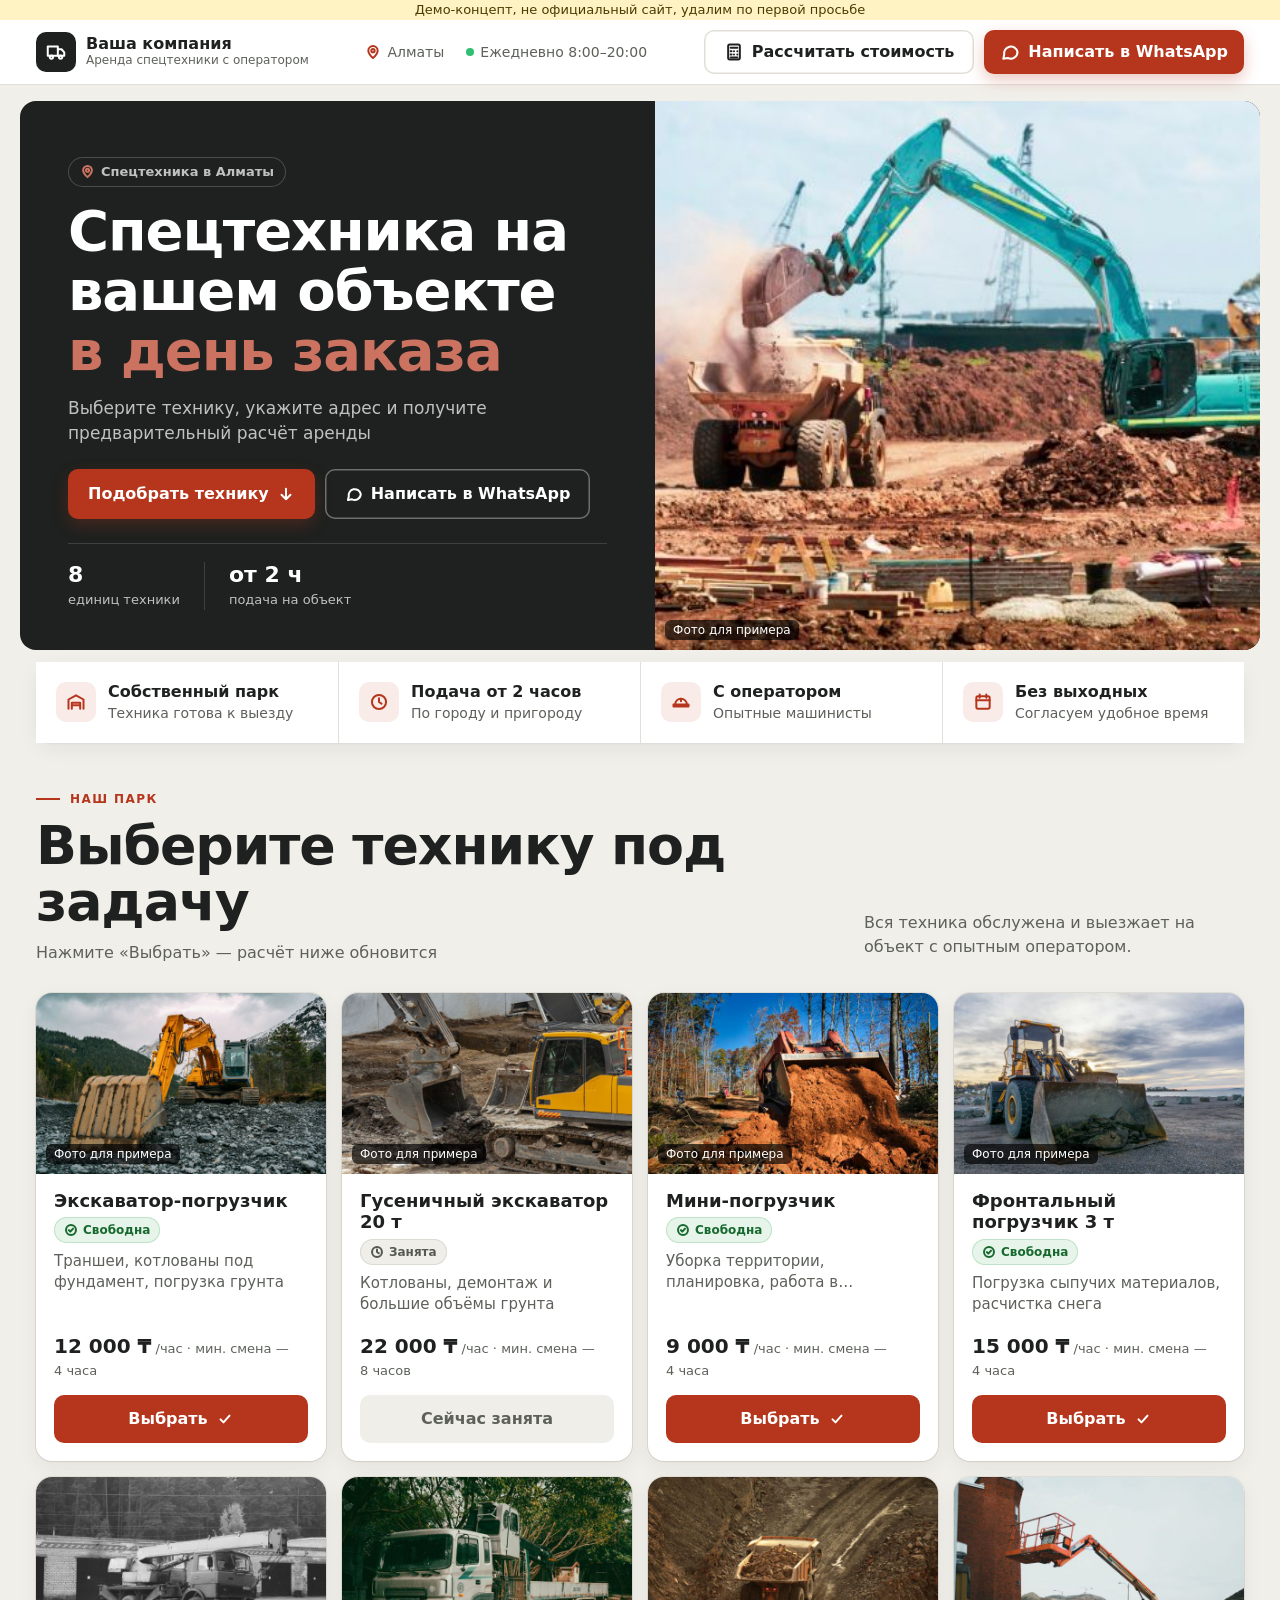
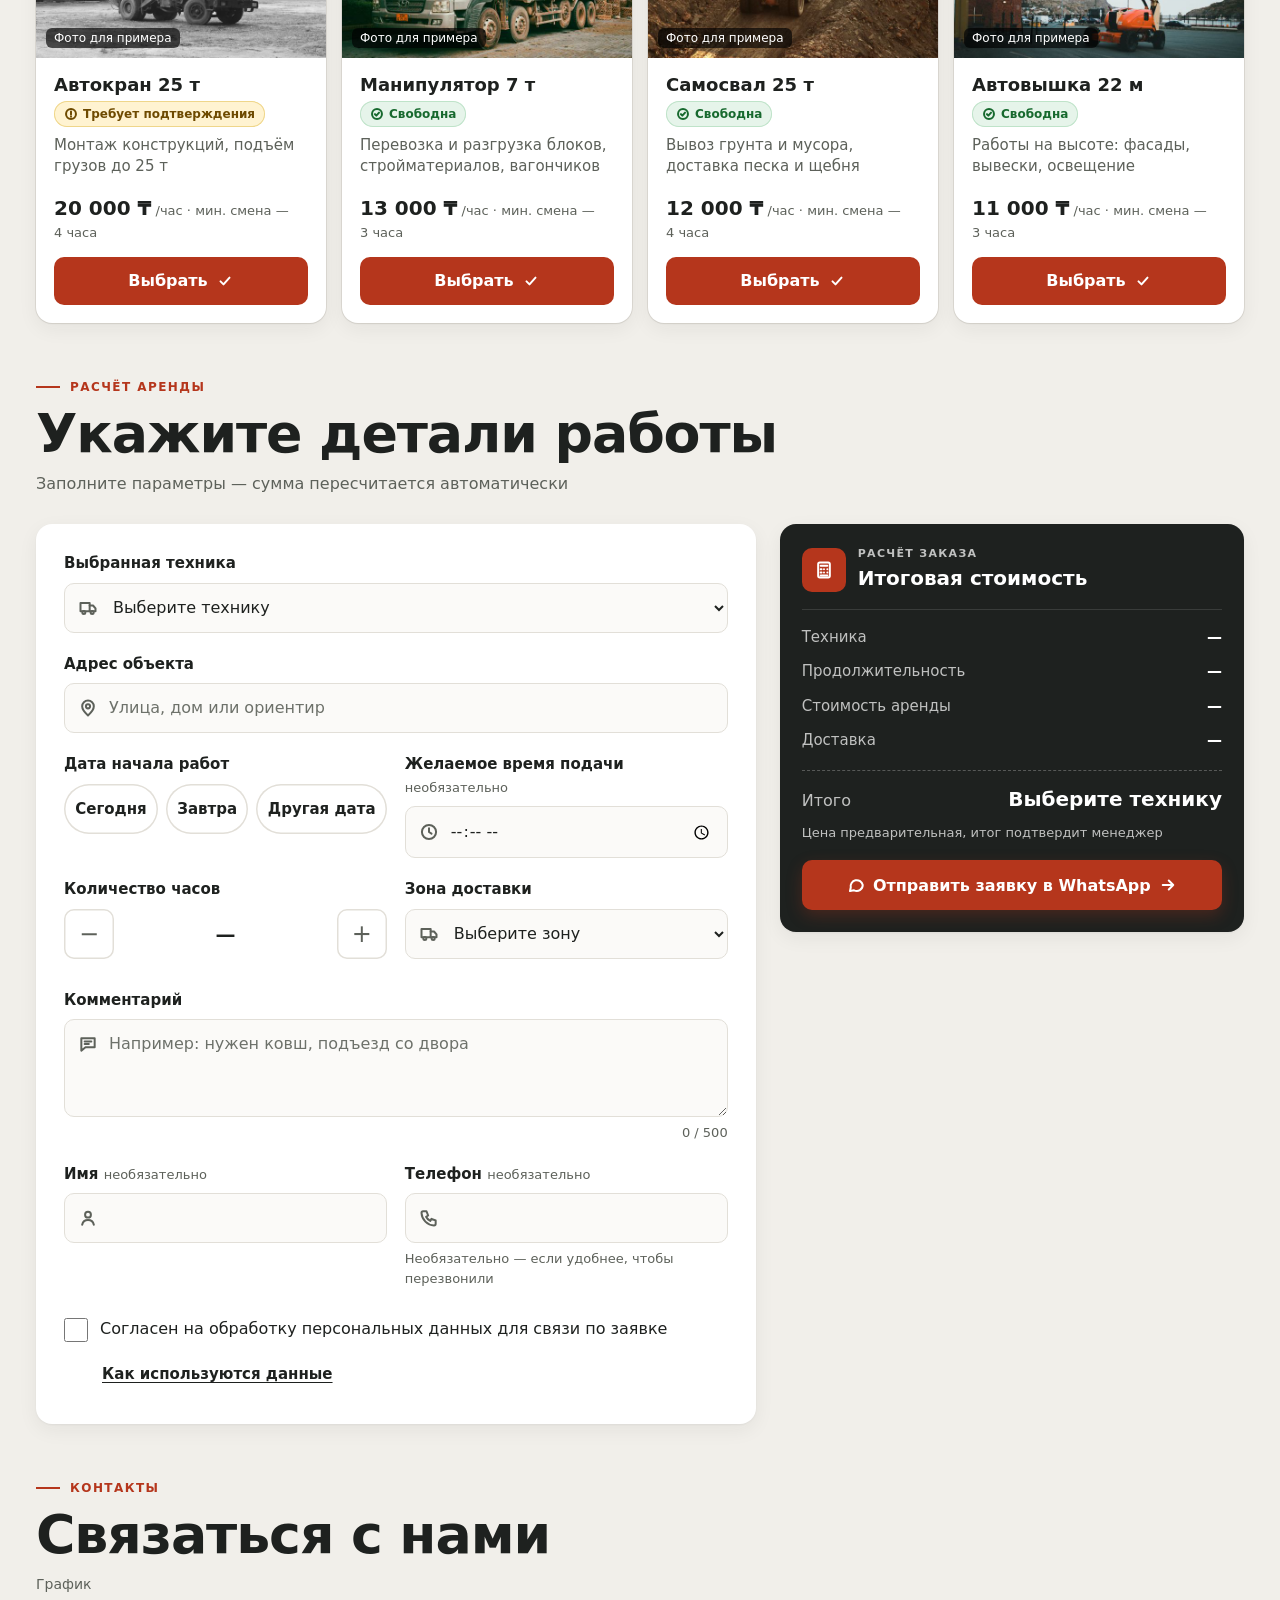
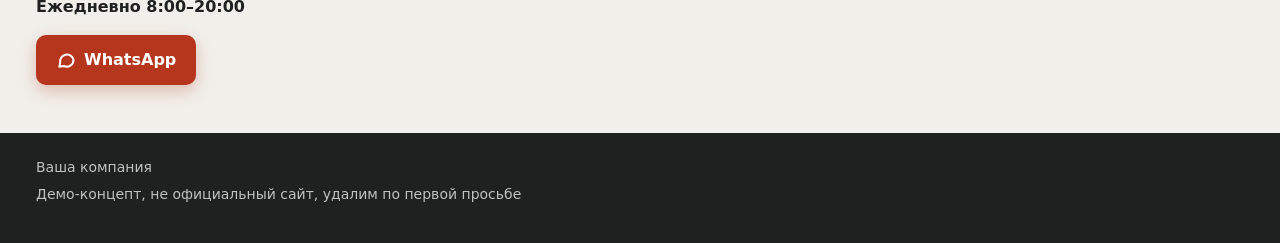
<file: docs/primer/index.html>
<!doctype html>
<html lang="ru">
<head>
<meta charset="utf-8">
<meta http-equiv="Content-Security-Policy" content="default-src 'none'; img-src 'self' data:; style-src 'sha256-sdndBsLZ33awO/EeRYYWdcyajupHCCsZNU7/Vs4zQDg=' 'sha256-0DuGzwq6YkyG4An8qxiBT/feHAi52JS8AhcNFdBi5p4='; script-src 'sha256-wzToMOBG/8cWA9bzKdj65hHaluxjGTrqflNYMeJLBIg='; connect-src 'none'; base-uri 'none'; form-action 'none'">
<meta name="viewport" content="width=device-width, initial-scale=1, viewport-fit=cover">
<meta name="robots" content="noindex, nofollow">
<title>Аренда спецтехники — Ваша компания, Алматы</title>
<meta name="description" content="Выберите технику, узнайте предварительную стоимость и отправьте заявку в WhatsApp">
<meta name="theme-color" content="#1e211f">
<link rel="icon" href="data:image/svg+xml,%3Csvg%20xmlns%3D%22http%3A%2F%2Fwww.w3.org%2F2000%2Fsvg%22%20viewBox%3D%220%200%2064%2064%22%3E%3Crect%20width%3D%2264%22%20height%3D%2264%22%20rx%3D%2214%22%20fill%3D%22%231e211f%22%2F%3E%3Ctext%20x%3D%2232%22%20y%3D%2244%22%20text-anchor%3D%22middle%22%20font-family%3D%22system-ui%2CSegoe%20UI%2CRoboto%2Csans-serif%22%20font-size%3D%2236%22%20font-weight%3D%22800%22%20fill%3D%22%23ffffff%22%3E%D0%92%3C%2Ftext%3E%3C%2Fsvg%3E">
<link rel="apple-touch-icon" href="apple-touch-icon.png">
<meta property="og:type" content="website">
<meta property="og:locale" content="ru_RU">
<meta property="og:site_name" content="Ваша компания">
<meta property="og:title" content="Сайт с расчётом аренды спецтехники — пример">
<meta property="og:description" content="Клиент сам выбирает технику, видит цену и отправляет готовую заявку в WhatsApp">
<meta property="og:url" content="https://vladislav622.github.io/demo/primer/">
<meta property="og:image" content="https://vladislav622.github.io/demo/primer/img/stock/hero.jpg">
<meta property="og:image:width" content="1200">
<meta property="og:image:height" content="750">
<meta name="twitter:card" content="summary_large_image">
<meta name="twitter:title" content="Сайт с расчётом аренды спецтехники — пример">
<meta name="twitter:description" content="Клиент сам выбирает технику, видит цену и отправляет готовую заявку в WhatsApp">
<meta name="twitter:image" content="https://vladislav622.github.io/demo/primer/img/stock/hero.jpg">
<link rel="preload" as="image" href="img/stock/hero-640.jpg" imagesrcset="img/stock/hero-640.jpg 640w, img/stock/hero.jpg 1200w" imagesizes="(min-width: 900px) 50vw, 100vw" fetchpriority="high">
<style>
:root{--primary:#1e211f;--primary-ink:#ffffff;--on-primary-muted:#c2c3c2;--accent:#b5361c;--accent-ink:#ffffff;--accent-text:#b5361c;--accent-on-dark:#e5947f;--accent-soft:#f8ebe8;--bg:#f1efea;--surface:#ffffff;--field:#fbfaf8;--text:#1e211f;--muted:#5d615a;--line:#e2dfd8;--soft:#f4f2ee;--error:#b42318;--r-card:16px;--r-btn:10px;--shadow:0 1px 2px rgba(30,33,31,.05),0 6px 20px rgba(30,33,31,.06);--t:200ms ease;--bar-h:76px;--sticky-h:100px}*,*::before,*::after{box-sizing:border-box}html{scroll-behavior:smooth;-webkit-text-size-adjust:100%;-webkit-tap-highlight-color:rgba(0,0,0,.06)}body{margin:0;background:var(--bg);color:var(--text);font:16px/1.5 system-ui,-apple-system,"Segoe UI",Roboto,sans-serif;overflow-wrap:break-word}img{max-width:100%;display:block}a{color:inherit}button{font:inherit;color:inherit}[hidden]{display:none !important}h1,h2,h3{margin:0}.wrap{max-width:1240px;margin:0 auto;padding:0 16px}.ui{width:20px;height:20px;flex:none}.ui--sm{width:16px;height:16px}svg *{vector-effect:non-scaling-stroke}:focus-visible{outline:3px solid var(--accent-text);outline-offset:2px}.sticky{position:sticky;top:0;z-index:20}.demo-bar{background:#fff3c4;color:#4a3b00;font-size:13px;line-height:16px;padding:2px 12px;max-height:36px;overflow:hidden;text-align:center}.top{background:var(--surface);border-bottom:1px solid var(--line)}.top__in{display:flex;align-items:center;gap:12px;min-height:64px;padding-top:8px;padding-bottom:8px}.brand{display:flex;align-items:center;gap:10px;min-width:0;flex:1;text-decoration:none}.brand__logo{flex:none;display:grid;place-items:center;width:40px;height:40px;border-radius:10px;overflow:hidden;background:var(--primary);color:var(--primary-ink)}.brand__logo img{width:100%;height:100%;object-fit:contain;background:var(--surface)}.brand__logo .ui{width:22px;height:22px}.brand__text{display:flex;flex-direction:column;min-width:0}.brand__name{font-size:16px;font-weight:800;line-height:1.15}.brand--long .brand__name{font-size:14px}.brand__tagline{font-size:12px;line-height:1.3;color:var(--muted)}.top__actions{display:flex;align-items:center;gap:10px;flex:none}.btn{display:inline-flex;align-items:center;justify-content:center;gap:8px;min-height:50px;padding:0 20px;border:0;border-radius:var(--r-btn);font-weight:700;line-height:1.2;text-decoration:none;text-align:center;white-space:nowrap;cursor:pointer}.btn--accent{background:var(--accent);color:var(--accent-ink);box-shadow:0 6px 16px color-mix(in srgb,var(--accent) 28%,transparent)}.btn--outline,.btn--line{background:var(--surface);color:var(--text);box-shadow:inset 0 0 0 1.5px var(--line)}.btn--block{width:100%}.card{background:var(--surface);border-radius:var(--r-card);box-shadow:var(--shadow)}.row{display:grid;grid-template-columns:minmax(0,1fr);gap:18px}.field{min-width:0}.field__label{display:block;margin-bottom:8px;font-size:15px;font-weight:700}.opt{font-weight:400;font-size:13px;color:var(--muted)}.ctl{position:relative;display:block;min-width:0}.ctl__ico{position:absolute;left:14px;top:50%;transform:translateY(-50%);color:var(--muted);pointer-events:none}.input{display:block;width:100%;min-height:50px;padding:12px 14px 12px 44px;border:1.5px solid var(--line);border-radius:var(--r-btn);background:var(--field);color:var(--text);font:inherit;font-size:16px}select.input{padding-right:36px}textarea.input{resize:vertical;min-height:96px}.input::placeholder{color:#6d716a;opacity:1}.input:focus-visible{border-color:var(--primary);outline:none;box-shadow:0 0 0 3px color-mix(in srgb,var(--accent-text) 30%,transparent)}input[type="date"].input,input[type="time"].input{-webkit-appearance:none;appearance:none;min-height:50px}input[type="date"]::-webkit-date-and-time-value,input[type="time"]::-webkit-date-and-time-value{text-align:left}.hint{margin:6px 0 0;color:var(--muted);font-size:13px}.err{margin:8px 0 0;color:var(--error);font-weight:700;font-size:15px}.field.is-invalid .input{border-color:var(--error);box-shadow:inset 0 0 0 1.5px var(--error)}.eyebrow{display:inline-flex;align-items:center;gap:10px;margin:0 0 10px;font-size:12px;font-weight:700;letter-spacing:.12em;text-transform:uppercase;color:var(--accent-text)}.eyebrow::before{content:"";width:24px;height:2px;background:currentColor}@keyframes up{from{transform:translateY(100%)}}@keyframes fade{from{opacity:0}}@media (prefers-reduced-motion:reduce){html{scroll-behavior:auto}*,*::before,*::after{animation:none !important;transition:none !important}}@media (max-width:399px){.brand__name{font-size:15px}.brand--long .brand__name{font-size:13px}}@media (min-width:768px){.row{grid-template-columns:minmax(0,1fr) minmax(0,1fr);align-items:start}}body.has-bar{padding-bottom:calc(var(--bar-h) + env(safe-area-inset-bottom))}.ico-slot{display:contents}.top__info{display:none;align-items:center;gap:22px;font-size:14px;color:var(--muted)}.top__city,.top__schedule{display:inline-flex;align-items:center;gap:6px;white-space:nowrap}.top__city .ui{width:16px;height:16px;color:var(--accent-text)}.dot{width:8px;height:8px;border-radius:50%;background:#2fbf71}.top .top__calc{display:none}.top .top__channel{width:44px;min-height:44px;height:44px;padding:0;border-radius:50%}.top__channel-text{display:none}.btn--ghost{background:transparent;color:var(--primary-ink);box-shadow:inset 0 0 0 1.5px color-mix(in srgb,var(--primary-ink) 35%,transparent)}.hero-wrap{padding:12px 12px 0}.hero{position:relative;overflow:hidden;max-width:1240px;margin:0 auto;background:var(--primary);color:var(--primary-ink);border-radius:var(--r-card);display:flex;flex-direction:column}.hero__media{position:relative;aspect-ratio:16 / 10;background:color-mix(in srgb,var(--primary-ink) 8%,var(--primary))}.hero__media img{width:100%;height:100%;object-fit:cover}.hero__text{position:relative;padding:22px 18px 24px}.hero__icon{position:absolute;right:-10%;top:6%;width:78%;max-width:560px;height:auto;color:var(--primary-ink);opacity:.1;pointer-events:none}.hero__chip{display:inline-flex;align-self:flex-start;align-items:center;gap:6px;margin-bottom:14px;padding:5px 12px;border-radius:999px;box-shadow:inset 0 0 0 1px color-mix(in srgb,var(--primary-ink) 20%,transparent);font-size:13px;font-weight:600;color:var(--on-primary-muted)}.hero__chip .ui{width:15px;height:15px;color:var(--accent-on-dark)}.hero__title{font-size:clamp(28px,8vw,34px);font-weight:900;line-height:1.08;letter-spacing:-0.02em}.accent{color:var(--accent-on-dark)}.hero__sub{margin:14px 0 22px;color:var(--on-primary-muted)}.hero__actions{display:grid;gap:10px}.hero__actions .ui{width:18px;height:18px}.hero__stats{display:flex;gap:24px;margin:24px 0 0;padding-top:18px;border-top:1px solid color-mix(in srgb,var(--primary-ink) 14%,transparent)}.hero__stats div + div{padding-left:24px;border-left:1px solid color-mix(in srgb,var(--primary-ink) 14%,transparent)}.hero__stats dt{font-size:22px;font-weight:800;line-height:1.2}.hero__stats dd{margin:2px 0 0;font-size:13px;color:var(--on-primary-muted)}.features-wrap{padding-top:12px}.features{list-style:none;margin:0 auto;display:grid;grid-template-columns:repeat(2,minmax(0,1fr));gap:10px}.feature{display:flex;flex-direction:column;gap:4px;padding:14px;background:var(--surface);border-radius:14px;box-shadow:var(--shadow)}.feature__ico{display:grid;place-items:center;width:40px;height:40px;margin-bottom:6px;border-radius:10px;background:var(--accent-soft);color:var(--accent-text)}.feature__title{font-weight:800;line-height:1.25}.feature__text{font-size:14px;line-height:1.35;color:var(--muted)}.section{padding:40px 0 8px}section[id],[data-field]{scroll-margin-top:calc(var(--sticky-h) + 12px);scroll-margin-bottom:calc(var(--bar-h) + 24px)}.sec-head{margin-bottom:20px}h2{font-size:clamp(28px,8vw,34px);font-weight:900;line-height:1.05;letter-spacing:-0.02em;margin-bottom:10px}.sec-sub{margin:0;color:var(--muted)}.sec-note{margin:12px 0 0;color:var(--muted);max-width:380px}.text{margin:0;white-space:pre-line;font-size:17px}.grid{display:grid;grid-auto-flow:column;grid-auto-columns:85%;gap:12px;margin:0 -16px;padding:4px 16px 8px;overflow-x:auto;scroll-snap-type:x mandatory;scroll-padding:0 16px;overscroll-behavior-x:contain;scrollbar-width:none;-webkit-overflow-scrolling:touch}.grid::-webkit-scrollbar{display:none}.grid>.mc{scroll-snap-align:start}.grid--single{grid-auto-columns:100%;overflow:visible}.park-counter{margin:-8px 0 10px;text-align:right;font-size:14px;font-weight:700;color:var(--muted);font-variant-numeric:tabular-nums}.park-dots{display:flex;justify-content:center;margin-top:4px}.park-dots button{width:32px;height:44px;padding:0;border:0;background:none;cursor:pointer;display:grid;place-items:center}.park-dots button::before{content:"";width:8px;height:8px;border-radius:999px;background:#c9c5bc;transition:width var(--t),background var(--t)}.park-dots button[aria-current="true"]::before{width:20px;background:var(--accent)}.mc{position:relative;display:flex;flex-direction:column;overflow:hidden;background:var(--surface);border-radius:var(--r-card);box-shadow:var(--shadow),0 0 0 1px var(--line);cursor:pointer;transition:box-shadow var(--t)}.mc.is-selected{box-shadow:var(--shadow),0 0 0 2px var(--accent)}.mc--busy{cursor:default}.mc__media{position:relative;aspect-ratio:16 / 10;background:var(--soft)}.mc__media img{width:100%;height:100%;object-fit:cover}.mc__media--icon{display:grid;place-items:center;color:var(--text)}.mc__icon{width:46%;height:auto}.mc__stock{position:absolute;left:10px;bottom:10px;padding:2px 8px;border-radius:6px;background:rgba(0,0,0,.66);color:#fff;font-size:12px;line-height:16px}.mc__picked{position:absolute;right:10px;top:10px;display:none;align-items:center;gap:5px;padding:5px 11px 5px 9px;border-radius:999px;background:rgba(30,33,31,.86);color:#fff;font-size:13px;font-weight:700}.mc__picked .ui{width:15px;height:15px}.mc.is-selected .mc__picked{display:inline-flex}.mc__body{display:flex;flex-direction:column;flex:1;padding:16px 18px 18px}.mc__head{display:flex;flex-wrap:wrap;align-items:flex-start;justify-content:space-between;gap:6px 10px}.mc__title{font-size:18px;font-weight:800;line-height:1.2;min-width:0}.status{display:inline-flex;align-items:center;gap:5px;min-height:26px;padding:0 10px;border-radius:999px;font-size:12px;font-weight:700;white-space:nowrap}.status .ui{width:14px;height:14px}.status--free{background:#e6f4ea;color:#17692e;box-shadow:inset 0 0 0 1px #bfe3c9}.status--busy{background:#efeee9;color:#555952;box-shadow:inset 0 0 0 1px #dcdad3}.status--confirm{background:#fff3d1;color:#6e4a00;box-shadow:inset 0 0 0 1px #efd68a}.mc__purpose{margin:8px 0 0;color:var(--muted);font-size:15px;line-height:1.4;display:-webkit-box;-webkit-box-orient:vertical;-webkit-line-clamp:2;overflow:hidden}.mc__price{margin:auto 0 0;padding:16px 0 14px;font-size:13px;color:var(--muted)}.mc__price b{font-size:20px;font-weight:900;color:var(--text);font-variant-numeric:tabular-nums}.mc__price .mc__ask{font-size:17px;font-weight:700}.mc__btn{display:flex;align-items:center;justify-content:center;gap:8px;width:100%;min-height:48px;border:0;border-radius:var(--r-btn);background:var(--accent);color:var(--accent-ink);font-weight:700;cursor:pointer;transition:background var(--t)}.mc__btn .ui{width:18px;height:18px}.mc__btn[aria-pressed="true"]{background:var(--primary);color:var(--primary-ink)}.mc__btn:disabled{background:#efeee9;color:#5d615a;cursor:not-allowed}.calc{display:grid;grid-template-columns:minmax(0,1fr);gap:16px}.form{padding:18px;display:grid;gap:18px}.ctl--area .ctl__ico{top:15px;transform:none}.date-line{display:flex;gap:8px}.date-line .chip{flex:1 1 auto;min-height:50px;padding:0 10px;font-size:15px;white-space:nowrap}.date-other{margin-top:10px}.chips{display:flex;flex-wrap:wrap;gap:8px}.stepper + .chips{margin-top:10px}.chip{min-height:44px;padding:0 16px;border:0;border-radius:999px;background:var(--surface);box-shadow:inset 0 0 0 1.5px var(--line);font-weight:600;font-variant-numeric:tabular-nums;cursor:pointer;transition:background var(--t),color var(--t)}.chip[aria-pressed="true"]{background:var(--primary);color:var(--primary-ink);box-shadow:none}.field.is-invalid .chip{box-shadow:inset 0 0 0 1.5px var(--error)}.stepper{display:flex;align-items:center;gap:10px}.stepper__btn{width:50px;height:50px;flex:none;border:0;border-radius:var(--r-btn);background:var(--soft);box-shadow:inset 0 0 0 1.5px var(--line);font-size:24px;line-height:1;cursor:pointer}.stepper__btn:disabled{background:var(--surface);color:var(--muted);box-shadow:inset 0 0 0 1.5px var(--line);cursor:not-allowed}.stepper__val{flex:1;min-width:96px;text-align:center;font-size:20px;font-weight:800;font-variant-numeric:tabular-nums}.counter{margin:6px 0 0;text-align:right;color:var(--muted);font-size:13px;font-variant-numeric:tabular-nums}.counter.is-near{color:var(--error);font-weight:700}.check{display:flex;gap:12px;align-items:flex-start;min-height:44px;padding:10px 0;cursor:pointer;line-height:1.35}.check input{width:24px;height:24px;margin:0;flex:none;accent-color:var(--accent)}.field.is-invalid .check input{outline:2px solid var(--error);outline-offset:2px}.allbusy{padding:24px 20px;text-align:center}.allbusy p{margin:0 auto 18px;max-width:460px;font-size:18px;font-weight:700}.summary{padding:22px;border-radius:var(--r-card);background:var(--primary);color:var(--primary-ink);box-shadow:var(--shadow)}.summary__head{display:flex;align-items:center;gap:12px;padding-bottom:16px;border-bottom:1px solid color-mix(in srgb,var(--primary-ink) 12%,transparent)}.summary__ico{display:grid;place-items:center;width:44px;height:44px;border-radius:var(--r-btn);background:var(--accent);color:var(--accent-ink);flex:none}.summary__eyebrow{margin:0;font-size:11px;font-weight:700;letter-spacing:.12em;text-transform:uppercase;color:var(--on-primary-muted)}.summary__title{margin:0;font-size:20px;font-weight:800}.summary__rows{margin:16px 0 0;display:grid;gap:12px}.summary__rows div{display:flex;justify-content:space-between;gap:16px;font-size:15px}.summary__rows dt{color:var(--on-primary-muted)}.summary__rows dd{margin:0;font-weight:700;text-align:right;font-variant-numeric:tabular-nums;min-width:0}.summary__total{display:flex;align-items:baseline;justify-content:space-between;gap:12px;margin-top:18px;padding-top:18px;border-top:1px dashed color-mix(in srgb,var(--primary-ink) 25%,transparent)}.summary__total span{color:var(--on-primary-muted)}.summary__total strong{font-size:40px;font-weight:900;line-height:1.05;text-align:right;font-variant-numeric:tabular-nums}.summary__total strong.is-text{font-size:20px;font-weight:800}.summary__total strong.is-range{font-size:clamp(26px,7vw,34px)}.summary__pre{margin:4px 0 0;text-align:right;font-size:13px;color:var(--on-primary-muted)}.summary__note{margin:10px 0 0;font-size:13px;color:var(--on-primary-muted)}.summary .btn{margin-top:18px}.summary .btn .ui:last-child{width:18px;height:18px}.summary__phone{margin:12px 0 0;font-size:14px;color:var(--on-primary-muted)}.summary__new{margin:12px 0 0;font-size:14px;color:var(--on-primary-muted)}.link-btn{min-height:44px;padding:0 2px;border:0;background:none;color:inherit;font-weight:700;text-decoration:underline;text-underline-offset:3px;cursor:pointer}.summary .link-btn{color:var(--primary-ink)}.bar{position:fixed;left:0;right:0;bottom:0;z-index:30;background:var(--primary);color:var(--primary-ink);box-shadow:0 -6px 20px rgba(0,0,0,.18);padding:10px 16px calc(10px + env(safe-area-inset-bottom));animation:up var(--t) both}.bar__in{display:flex;align-items:center;gap:12px;max-width:1240px;margin:0 auto}.bar__price{flex:1;min-width:0;margin:0;font-size:18px;font-weight:800;line-height:1.2;font-variant-numeric:tabular-nums}.bar__price .is-text{white-space:normal;font-size:15px}.bar__price small{display:block;color:var(--on-primary-muted);font-size:13px;font-weight:600}.bar__btn{flex:none;min-height:52px;padding:0 16px;box-shadow:none}.bar__short{display:none}.sheet{position:fixed;inset:0;z-index:50;display:flex;align-items:flex-end;justify-content:center}.sheet--whatsapp{--ch:#1a7f45;--chat:#ece5dd}.sheet--telegram{--ch:#1f6fae;--chat:#dce8f0}body.sheet-open{position:fixed;left:0;right:0;overflow:hidden}.sheet__backdrop{position:absolute;inset:0;background:rgba(20,22,21,.65);animation:fade var(--t) both}.sheet__panel{position:relative;display:flex;flex-direction:column;width:100%;max-height:92vh;max-height:92dvh;overflow:hidden;background:var(--surface);border-radius:18px 18px 0 0;box-shadow:0 -10px 40px rgba(0,0,0,.25);padding-bottom:env(safe-area-inset-bottom);animation:up var(--t) both}.sheet__panel:focus{outline:none}.sheet__head{display:flex;align-items:center;gap:12px;padding:14px 12px 14px 18px;border-bottom:1px solid var(--line)}.sheet__ava{display:grid;place-items:center;width:44px;height:44px;flex:none;border-radius:50%;background:var(--ch);color:#fff}.sheet__who{flex:1;min-width:0}.sheet__title{margin:0;font-size:17px;font-weight:800}.sheet__sub{margin:0;font-size:14px;color:var(--muted);font-variant-numeric:tabular-nums}.sheet__close{display:grid;place-items:center;width:44px;height:44px;flex:none;border:0;border-radius:50%;background:none;cursor:pointer}.sheet__close:hover{background:var(--soft)}.sheet__chat{flex:1;min-height:0;overflow-y:auto;overscroll-behavior:contain;padding:18px 14px;background:var(--chat)}.bubble{position:relative;max-width:92%;margin-left:auto;padding:12px 14px 22px;border-radius:14px 14px 4px 14px;background:#fff;box-shadow:0 1px 2px rgba(0,0,0,.12)}.bubble__text{margin:0;white-space:pre-line;font-size:15px;line-height:1.45;overflow-wrap:anywhere}.bubble__time{position:absolute;right:10px;bottom:5px;display:inline-flex;align-items:center;gap:3px;font-size:12px;color:var(--muted)}.bubble__time .ui{color:var(--ch)}.sheet__area{position:absolute;left:-9999px;width:1px;height:1px;font-size:16px}.sheet__hint,.sheet__warn{margin:0;padding:10px 18px 0;font-size:14px;font-weight:700;color:var(--ch)}.sheet__warn{color:#7a4d00}.sheet__actions{display:grid;grid-template-columns:1fr;gap:10px;padding:14px 18px 16px}.btn--channel{background:var(--ch);color:#fff}.sheet__share{display:flex;align-items:center;justify-content:center;gap:8px;min-height:44px;margin:-6px 0 10px;font-size:14px;font-weight:700;color:var(--ch);text-decoration:none}.reviews{list-style:none;margin:0;padding:0 16px 6px;display:grid;grid-auto-flow:column;grid-auto-columns:82%;gap:12px;overflow-x:auto;scroll-snap-type:x mandatory;scroll-padding:0 16px;-webkit-overflow-scrolling:touch}.review{scroll-snap-align:start;background:var(--surface);border-radius:var(--r-card);box-shadow:var(--shadow);padding:18px}.review__q{width:32px;height:32px;color:var(--accent-text)}.review p{margin:8px 0 0}.contacts{margin:0 0 16px;display:grid;gap:12px}.contacts dt{color:var(--muted);font-size:14px}.contacts dd{margin:0;font-weight:700}.contact-btns{display:grid;gap:10px}.footer{margin-top:40px;padding:24px 0 32px;background:var(--primary);color:var(--on-primary-muted);font-size:14px}.footer p{margin:0 0 6px}body.typing .bar{display:none}body.typing.has-bar{padding-bottom:0}@media (orientation:landscape) and (max-height:500px){.hero{display:grid;grid-template-columns:1fr 1fr}.hero__media{order:2;aspect-ratio:auto}.hero__text{padding:16px 18px}.hero__chip{margin-bottom:8px}.hero__title{font-size:24px}.hero__sub,.hero__stats{display:none}.hero__actions{margin-top:14px}.demo-bar{padding:1px 12px}}@media (max-width:399px){.bar__price{font-size:17px;white-space:nowrap}.bar__long{display:none}.bar__short{display:inline}.bar__btn{padding:0 14px}}@media (min-width:560px){.grid{grid-auto-flow:row;grid-auto-columns:auto;grid-template-columns:repeat(2,minmax(0,1fr));gap:16px;margin:0;padding:0;overflow:visible}.park-counter,.park-dots{display:none}.top .top__channel{width:auto;padding:0 16px;border-radius:var(--r-btn)}.top__channel-text{display:inline}}@media (min-width:768px){.sheet{align-items:center;padding:24px}.sheet__panel{width:480px;max-height:86vh;max-height:86dvh;border-radius:18px;animation-name:fade;padding-bottom:0}.sheet__actions{grid-template-columns:minmax(0,1fr) minmax(0,1fr)}.sheet__actions .btn{padding:0 12px}.hero-wrap{padding:16px 16px 0}.hero__actions{display:flex;flex-wrap:wrap}.form{padding:28px;gap:20px}.reviews{grid-auto-flow:row;grid-template-columns:repeat(3,1fr);overflow:visible;max-width:1240px;margin:0 auto}.contact-btns{display:flex;flex-wrap:wrap}}@media (min-width:900px){.top .top__calc{display:inline-flex;min-height:44px}.hero{display:grid;grid-template-columns:1.05fr 1fr;min-height:520px}.hero__media{order:2;aspect-ratio:auto}.hero--icon{grid-template-columns:1fr}.hero__text{padding:56px 48px 40px;display:flex;flex-direction:column;justify-content:center}.hero__title{font-size:clamp(40px,4.4vw,56px)}.hero--icon .hero__icon{width:46%;right:4%;top:50%;transform:translateY(-50%);opacity:.12}.hero__sub{max-width:480px;font-size:17px}h2{font-size:clamp(36px,4.2vw,56px)}.sec-head{display:flex;align-items:flex-end;justify-content:space-between;gap:32px;margin-bottom:28px}.sec-note{margin:0 0 6px}.features{grid-template-columns:repeat(4,minmax(0,1fr));gap:0;padding:0;width:calc(100% - 32px);max-width:1208px;background:var(--surface);border-radius:var(--r-card);box-shadow:var(--shadow)}.feature{display:grid;grid-template-columns:40px 1fr;column-gap:12px;row-gap:2px;align-content:start;padding:20px;border-radius:0;box-shadow:none}.feature + .feature{border-left:1px solid var(--line)}.feature__ico{grid-row:span 2;margin:0}}@media (min-width:1100px){.top__info{display:flex;margin:0 auto}.brand{flex:0 1 auto}.grid{grid-template-columns:repeat(4,minmax(0,1fr))}.calc{grid-template-columns:minmax(0,1.55fr) minmax(0,1fr);gap:24px;align-items:start}.summary{position:sticky;top:calc(var(--sticky-h) + 16px)}.bar{display:none !important}body.has-bar{padding-bottom:0}}.privacy-btn{display:inline-flex;align-items:center;margin-left:36px;font-size:15px;font-weight:600;color:var(--text)}.privacy{width:min(440px,calc(100% - 32px));max-height:calc(100dvh - 32px);padding:22px 20px 20px;border:0;border-radius:var(--r-card);background:var(--surface);color:var(--text);box-shadow:0 20px 60px rgba(0,0,0,.3);overflow:auto}.privacy::backdrop{background:rgba(0,0,0,.5)}.privacy h2{margin:0 0 12px;font-size:20px;font-weight:800}.privacy p{margin:0 0 10px;font-size:15px;line-height:1.45}.privacy .btn{margin-top:8px;min-height:48px}
</style>
<style>:root{--primary:#1e211f;--primary-ink:#ffffff;--on-primary-muted:#c0c1c0;--accent:#b5361c;--accent-ink:#ffffff;--accent-text:#b5361c;--accent-on-dark:#cb7260;--accent-soft:#f8ebe8}</style>
</head>
<body data-page="site">
<div class="sticky">
<div class="demo-bar" role="note">Демо-концепт, не официальный сайт, удалим по первой просьбе</div>
<header class="top">
<div class="wrap top__in">
<a class="brand" href="#top">
<span class="brand__logo"><svg class="ui" viewBox="0 0 24 24" fill="none" stroke="currentColor" stroke-width="2" stroke-linecap="round" stroke-linejoin="round" aria-hidden="true"><path d="M3 6h11v10H3z"/><path d="M14 9h4l3 3.5V16h-7"/><circle cx="7" cy="17.5" r="1.8"/><circle cx="17" cy="17.5" r="1.8"/></svg></span>
<span class="brand__text">
<span class="brand__name">Ваша компания</span>
<span class="brand__tagline">Аренда спецтехники с оператором</span>
</span>
</a>
<div class="top__info">
<span class="top__city"><svg class="ui" viewBox="0 0 24 24" fill="none" stroke="currentColor" stroke-width="2" stroke-linecap="round" stroke-linejoin="round" aria-hidden="true"><path d="M12 21s-7-6.2-7-11a7 7 0 0 1 14 0c0 4.8-7 11-7 11z"/><circle cx="12" cy="10" r="2.5"/></svg>Алматы</span>
<span class="top__schedule"><span class="dot"></span>Ежедневно 8:00–20:00</span>
</div>
<div class="top__actions">
<a class="btn btn--outline top__calc" href="#calc"><svg class="ui" viewBox="0 0 24 24" fill="none" stroke="currentColor" stroke-width="2" stroke-linecap="round" stroke-linejoin="round" aria-hidden="true"><rect x="5" y="3" width="14" height="18" rx="2"/><path d="M8 7h8M8 11h1M12 11h0M16 11h0M8 15h1M12 15h0M16 15h0M8 18.5h8"/></svg>Рассчитать стоимость</a>
<a class="btn btn--accent top__channel" href="https://wa.me/77714064060" aria-label="Написать в WhatsApp" data-ch-href><span class="ico-slot" data-ch-icon><svg class="ui" viewBox="0 0 24 24" fill="none" stroke="currentColor" stroke-width="2" stroke-linecap="round" stroke-linejoin="round" aria-hidden="true"><path d="M21 12a8 8 0 0 1-11.6 7.1L4 20l1-4.6A8 8 0 1 1 21 12z"/></svg></span><span class="top__channel-text" data-ch-label>Написать в WhatsApp</span></a>
</div>
</div>
</header>
</div>
<main id="top">
<section class="hero-wrap">
<div class="hero hero--photo">
<div class="hero__media"><img src="img/stock/hero-640.jpg" srcset="img/stock/hero-640.jpg 640w, img/stock/hero.jpg 1200w" sizes="(min-width: 900px) 50vw, 100vw" alt="" width="1200" height="750" fetchpriority="high" decoding="async"><span class="mc__stock">Фото для примера</span></div>
<div class="hero__text">
<span class="hero__chip"><svg class="ui" viewBox="0 0 24 24" fill="none" stroke="currentColor" stroke-width="2" stroke-linecap="round" stroke-linejoin="round" aria-hidden="true"><path d="M12 21s-7-6.2-7-11a7 7 0 0 1 14 0c0 4.8-7 11-7 11z"/><circle cx="12" cy="10" r="2.5"/></svg>Спецтехника в Алматы</span>
<h1 class="hero__title">Спецтехника на вашем объекте <span class="accent">в день заказа</span></h1>
<p class="hero__sub">Выберите технику, укажите адрес и получите предварительный расчёт аренды</p>
<div class="hero__actions">
<a class="btn btn--accent" href="#choose">Подобрать технику<svg class="ui" viewBox="0 0 24 24" fill="none" stroke="currentColor" stroke-width="2" stroke-linecap="round" stroke-linejoin="round" aria-hidden="true"><path d="M12 5v14M6 13l6 6 6-6"/></svg></a>
<a class="btn btn--ghost" href="https://wa.me/77714064060" data-ch-href><span class="ico-slot" data-ch-icon><svg class="ui" viewBox="0 0 24 24" fill="none" stroke="currentColor" stroke-width="2" stroke-linecap="round" stroke-linejoin="round" aria-hidden="true"><path d="M21 12a8 8 0 0 1-11.6 7.1L4 20l1-4.6A8 8 0 1 1 21 12z"/></svg></span><span data-ch-label>Написать в WhatsApp</span></a>
</div>
<dl class="hero__stats">
<div><dt>8</dt><dd>единиц техники</dd></div>
<div><dt>от 2 ч</dt><dd>подача на объект</dd></div>
</dl>
</div>
</div>
</section>
<section class="features-wrap" aria-label="Преимущества">
<ul class="wrap features">
<li class="feature">
<span class="feature__ico"><svg class="ui" viewBox="0 0 24 24" fill="none" stroke="currentColor" stroke-width="2" stroke-linecap="round" stroke-linejoin="round" aria-hidden="true"><path d="M3 20V9l9-5 9 5v11"/><path d="M7 20v-7h10v7M7 16h10"/></svg></span>
<span class="feature__title">Собственный парк</span>
<span class="feature__text">Техника готова к выезду</span>
</li>
<li class="feature">
<span class="feature__ico"><svg class="ui" viewBox="0 0 24 24" fill="none" stroke="currentColor" stroke-width="2" stroke-linecap="round" stroke-linejoin="round" aria-hidden="true"><circle cx="12" cy="12" r="8.5"/><path d="M12 7.5V12l3 2"/></svg></span>
<span class="feature__title">Подача от 2 часов</span>
<span class="feature__text">По городу и пригороду</span>
</li>
<li class="feature">
<span class="feature__ico"><svg class="ui" viewBox="0 0 24 24" fill="none" stroke="currentColor" stroke-width="2" stroke-linecap="round" stroke-linejoin="round" aria-hidden="true"><path d="M5 15a7 7 0 0 1 14 0"/><path d="M3 15h18v2.5H3z"/><path d="M12 8v3"/></svg></span>
<span class="feature__title">С оператором</span>
<span class="feature__text">Опытные машинисты</span>
</li>
<li class="feature">
<span class="feature__ico"><svg class="ui" viewBox="0 0 24 24" fill="none" stroke="currentColor" stroke-width="2" stroke-linecap="round" stroke-linejoin="round" aria-hidden="true"><rect x="4" y="5" width="16" height="15" rx="2"/><path d="M4 10h16M8 3v4M16 3v4"/></svg></span>
<span class="feature__title">Без выходных</span>
<span class="feature__text">Согласуем удобное время</span>
</li>
</ul>
</section>
<section class="section" id="choose">
<div class="wrap">
<div class="sec-head">
<div>
<p class="eyebrow">Наш парк</p>
<h2>Выберите технику под задачу</h2>
<p class="sec-sub">Нажмите «Выбрать» — расчёт ниже обновится</p>
</div>
<p class="sec-note">Вся техника обслужена и выезжает на объект с опытным оператором.</p>
</div>
<p class="park-counter" id="park-counter" aria-live="polite">1 / 8</p>
<div class="grid" id="park">
<article class="mc mc--free" data-id="ekskavator-pogruzchik" data-status="free">
<div class="mc__media"><img src="img/stock/excavator-640.jpg" srcset="img/stock/excavator-640.jpg 640w, img/stock/excavator.jpg 1200w" sizes="(min-width: 1100px) 290px, (min-width: 560px) 50vw, 85vw" alt="" width="1200" height="750" loading="lazy" decoding="async">
<span class="mc__stock">Фото для примера</span>
<span class="mc__picked"><svg class="ui" viewBox="0 0 24 24" fill="none" stroke="currentColor" stroke-width="2" stroke-linecap="round" stroke-linejoin="round" aria-hidden="true"><path d="M6 12.5l4 4 8-9"/></svg>Выбрано</span>
</div>
<div class="mc__body">
<div class="mc__head">
<h3 class="mc__title">Экскаватор-погрузчик</h3>
<span class="status status--free"><svg class="ui" viewBox="0 0 24 24" fill="none" stroke="currentColor" stroke-width="2" stroke-linecap="round" stroke-linejoin="round" aria-hidden="true"><circle cx="12" cy="12" r="8.5"/><path d="M8.5 12.3l2.4 2.4 4.6-5"/></svg>Свободна</span>
</div>
<p class="mc__purpose">Траншеи, котлованы под фундамент, погрузка грунта</p>
<p class="mc__price"><b>12 000 ₸</b> /час · мин. смена — 4 часа</p>
<button type="button" class="mc__btn" aria-pressed="false" aria-label="Выбрать: Экскаватор-погрузчик, 12 000 ₸ за час, свободна"><span class="mc__btn-text">Выбрать</span><svg class="ui" viewBox="0 0 24 24" fill="none" stroke="currentColor" stroke-width="2" stroke-linecap="round" stroke-linejoin="round" aria-hidden="true"><path d="M6 12.5l4 4 8-9"/></svg></button>
</div>
</article>
<article class="mc mc--busy" data-id="gusenichnyi-ekskavator" data-status="busy">
<div class="mc__media"><img src="img/stock/excavator-2-640.jpg" srcset="img/stock/excavator-2-640.jpg 640w, img/stock/excavator-2.jpg 1200w" sizes="(min-width: 1100px) 290px, (min-width: 560px) 50vw, 85vw" alt="" width="1200" height="750" loading="lazy" decoding="async">
<span class="mc__stock">Фото для примера</span>
<span class="mc__picked"><svg class="ui" viewBox="0 0 24 24" fill="none" stroke="currentColor" stroke-width="2" stroke-linecap="round" stroke-linejoin="round" aria-hidden="true"><path d="M6 12.5l4 4 8-9"/></svg>Выбрано</span>
</div>
<div class="mc__body">
<div class="mc__head">
<h3 class="mc__title">Гусеничный экскаватор 20 т</h3>
<span class="status status--busy"><svg class="ui" viewBox="0 0 24 24" fill="none" stroke="currentColor" stroke-width="2" stroke-linecap="round" stroke-linejoin="round" aria-hidden="true"><circle cx="12" cy="12" r="8.5"/><path d="M12 7.5V12l3 2"/></svg>Занята</span>
</div>
<p class="mc__purpose">Котлованы, демонтаж и большие объёмы грунта</p>
<p class="mc__price"><b>22 000 ₸</b> /час · мин. смена — 8 часов</p>
<button type="button" class="mc__btn" disabled>Сейчас занята</button>
</div>
</article>
<article class="mc mc--free" data-id="mini-pogruzchik" data-status="free">
<div class="mc__media"><img src="img/stock/mini_loader-640.jpg" srcset="img/stock/mini_loader-640.jpg 640w, img/stock/mini_loader.jpg 1200w" sizes="(min-width: 1100px) 290px, (min-width: 560px) 50vw, 85vw" alt="" width="1200" height="750" loading="lazy" decoding="async">
<span class="mc__stock">Фото для примера</span>
<span class="mc__picked"><svg class="ui" viewBox="0 0 24 24" fill="none" stroke="currentColor" stroke-width="2" stroke-linecap="round" stroke-linejoin="round" aria-hidden="true"><path d="M6 12.5l4 4 8-9"/></svg>Выбрано</span>
</div>
<div class="mc__body">
<div class="mc__head">
<h3 class="mc__title">Мини-погрузчик</h3>
<span class="status status--free"><svg class="ui" viewBox="0 0 24 24" fill="none" stroke="currentColor" stroke-width="2" stroke-linecap="round" stroke-linejoin="round" aria-hidden="true"><circle cx="12" cy="12" r="8.5"/><path d="M8.5 12.3l2.4 2.4 4.6-5"/></svg>Свободна</span>
</div>
<p class="mc__purpose">Уборка территории, планировка, работа в стеснённых местах</p>
<p class="mc__price"><b>9 000 ₸</b> /час · мин. смена — 4 часа</p>
<button type="button" class="mc__btn" aria-pressed="false" aria-label="Выбрать: Мини-погрузчик, 9 000 ₸ за час, свободна"><span class="mc__btn-text">Выбрать</span><svg class="ui" viewBox="0 0 24 24" fill="none" stroke="currentColor" stroke-width="2" stroke-linecap="round" stroke-linejoin="round" aria-hidden="true"><path d="M6 12.5l4 4 8-9"/></svg></button>
</div>
</article>
<article class="mc mc--free" data-id="frontalnyi-pogruzchik" data-status="free">
<div class="mc__media"><img src="img/stock/loader-640.jpg" srcset="img/stock/loader-640.jpg 640w, img/stock/loader.jpg 1200w" sizes="(min-width: 1100px) 290px, (min-width: 560px) 50vw, 85vw" alt="" width="1200" height="750" loading="lazy" decoding="async">
<span class="mc__stock">Фото для примера</span>
<span class="mc__picked"><svg class="ui" viewBox="0 0 24 24" fill="none" stroke="currentColor" stroke-width="2" stroke-linecap="round" stroke-linejoin="round" aria-hidden="true"><path d="M6 12.5l4 4 8-9"/></svg>Выбрано</span>
</div>
<div class="mc__body">
<div class="mc__head">
<h3 class="mc__title">Фронтальный погрузчик 3 т</h3>
<span class="status status--free"><svg class="ui" viewBox="0 0 24 24" fill="none" stroke="currentColor" stroke-width="2" stroke-linecap="round" stroke-linejoin="round" aria-hidden="true"><circle cx="12" cy="12" r="8.5"/><path d="M8.5 12.3l2.4 2.4 4.6-5"/></svg>Свободна</span>
</div>
<p class="mc__purpose">Погрузка сыпучих материалов, расчистка снега</p>
<p class="mc__price"><b>15 000 ₸</b> /час · мин. смена — 4 часа</p>
<button type="button" class="mc__btn" aria-pressed="false" aria-label="Выбрать: Фронтальный погрузчик 3 т, 15 000 ₸ за час, свободна"><span class="mc__btn-text">Выбрать</span><svg class="ui" viewBox="0 0 24 24" fill="none" stroke="currentColor" stroke-width="2" stroke-linecap="round" stroke-linejoin="round" aria-hidden="true"><path d="M6 12.5l4 4 8-9"/></svg></button>
</div>
</article>
<article class="mc mc--confirm" data-id="avtokran-25" data-status="confirm">
<div class="mc__media"><img src="img/stock/crane-640.jpg" srcset="img/stock/crane-640.jpg 640w, img/stock/crane.jpg 1200w" sizes="(min-width: 1100px) 290px, (min-width: 560px) 50vw, 85vw" alt="" width="1200" height="750" loading="lazy" decoding="async">
<span class="mc__stock">Фото для примера</span>
<span class="mc__picked"><svg class="ui" viewBox="0 0 24 24" fill="none" stroke="currentColor" stroke-width="2" stroke-linecap="round" stroke-linejoin="round" aria-hidden="true"><path d="M6 12.5l4 4 8-9"/></svg>Выбрано</span>
</div>
<div class="mc__body">
<div class="mc__head">
<h3 class="mc__title">Автокран 25 т</h3>
<span class="status status--confirm"><svg class="ui" viewBox="0 0 24 24" fill="none" stroke="currentColor" stroke-width="2" stroke-linecap="round" stroke-linejoin="round" aria-hidden="true"><circle cx="12" cy="12" r="8.5"/><path d="M12 7.5v5.5M12 16.2v.3"/></svg>Требует подтверждения</span>
</div>
<p class="mc__purpose">Монтаж конструкций, подъём грузов до 25 т</p>
<p class="mc__price"><b>20 000 ₸</b> /час · мин. смена — 4 часа</p>
<button type="button" class="mc__btn" aria-pressed="false" aria-label="Выбрать: Автокран 25 т, 20 000 ₸ за час, требует подтверждения"><span class="mc__btn-text">Выбрать</span><svg class="ui" viewBox="0 0 24 24" fill="none" stroke="currentColor" stroke-width="2" stroke-linecap="round" stroke-linejoin="round" aria-hidden="true"><path d="M6 12.5l4 4 8-9"/></svg></button>
</div>
</article>
<article class="mc mc--free" data-id="manipulyator-7" data-status="free">
<div class="mc__media"><img src="img/stock/manipulator-640.jpg" srcset="img/stock/manipulator-640.jpg 640w, img/stock/manipulator.jpg 1200w" sizes="(min-width: 1100px) 290px, (min-width: 560px) 50vw, 85vw" alt="" width="1200" height="750" loading="lazy" decoding="async">
<span class="mc__stock">Фото для примера</span>
<span class="mc__picked"><svg class="ui" viewBox="0 0 24 24" fill="none" stroke="currentColor" stroke-width="2" stroke-linecap="round" stroke-linejoin="round" aria-hidden="true"><path d="M6 12.5l4 4 8-9"/></svg>Выбрано</span>
</div>
<div class="mc__body">
<div class="mc__head">
<h3 class="mc__title">Манипулятор 7 т</h3>
<span class="status status--free"><svg class="ui" viewBox="0 0 24 24" fill="none" stroke="currentColor" stroke-width="2" stroke-linecap="round" stroke-linejoin="round" aria-hidden="true"><circle cx="12" cy="12" r="8.5"/><path d="M8.5 12.3l2.4 2.4 4.6-5"/></svg>Свободна</span>
</div>
<p class="mc__purpose">Перевозка и разгрузка блоков, стройматериалов, вагончиков</p>
<p class="mc__price"><b>13 000 ₸</b> /час · мин. смена — 3 часа</p>
<button type="button" class="mc__btn" aria-pressed="false" aria-label="Выбрать: Манипулятор 7 т, 13 000 ₸ за час, свободна"><span class="mc__btn-text">Выбрать</span><svg class="ui" viewBox="0 0 24 24" fill="none" stroke="currentColor" stroke-width="2" stroke-linecap="round" stroke-linejoin="round" aria-hidden="true"><path d="M6 12.5l4 4 8-9"/></svg></button>
</div>
</article>
<article class="mc mc--free" data-id="samosval-25" data-status="free">
<div class="mc__media"><img src="img/stock/dump_truck-640.jpg" srcset="img/stock/dump_truck-640.jpg 640w, img/stock/dump_truck.jpg 1200w" sizes="(min-width: 1100px) 290px, (min-width: 560px) 50vw, 85vw" alt="" width="1200" height="750" loading="lazy" decoding="async">
<span class="mc__stock">Фото для примера</span>
<span class="mc__picked"><svg class="ui" viewBox="0 0 24 24" fill="none" stroke="currentColor" stroke-width="2" stroke-linecap="round" stroke-linejoin="round" aria-hidden="true"><path d="M6 12.5l4 4 8-9"/></svg>Выбрано</span>
</div>
<div class="mc__body">
<div class="mc__head">
<h3 class="mc__title">Самосвал 25 т</h3>
<span class="status status--free"><svg class="ui" viewBox="0 0 24 24" fill="none" stroke="currentColor" stroke-width="2" stroke-linecap="round" stroke-linejoin="round" aria-hidden="true"><circle cx="12" cy="12" r="8.5"/><path d="M8.5 12.3l2.4 2.4 4.6-5"/></svg>Свободна</span>
</div>
<p class="mc__purpose">Вывоз грунта и мусора, доставка песка и щебня</p>
<p class="mc__price"><b>12 000 ₸</b> /час · мин. смена — 4 часа</p>
<button type="button" class="mc__btn" aria-pressed="false" aria-label="Выбрать: Самосвал 25 т, 12 000 ₸ за час, свободна"><span class="mc__btn-text">Выбрать</span><svg class="ui" viewBox="0 0 24 24" fill="none" stroke="currentColor" stroke-width="2" stroke-linecap="round" stroke-linejoin="round" aria-hidden="true"><path d="M6 12.5l4 4 8-9"/></svg></button>
</div>
</article>
<article class="mc mc--free" data-id="avtovyshka-22" data-status="free">
<div class="mc__media"><img src="img/stock/aerial_platform-640.jpg" srcset="img/stock/aerial_platform-640.jpg 640w, img/stock/aerial_platform.jpg 1200w" sizes="(min-width: 1100px) 290px, (min-width: 560px) 50vw, 85vw" alt="" width="1200" height="750" loading="lazy" decoding="async">
<span class="mc__stock">Фото для примера</span>
<span class="mc__picked"><svg class="ui" viewBox="0 0 24 24" fill="none" stroke="currentColor" stroke-width="2" stroke-linecap="round" stroke-linejoin="round" aria-hidden="true"><path d="M6 12.5l4 4 8-9"/></svg>Выбрано</span>
</div>
<div class="mc__body">
<div class="mc__head">
<h3 class="mc__title">Автовышка 22 м</h3>
<span class="status status--free"><svg class="ui" viewBox="0 0 24 24" fill="none" stroke="currentColor" stroke-width="2" stroke-linecap="round" stroke-linejoin="round" aria-hidden="true"><circle cx="12" cy="12" r="8.5"/><path d="M8.5 12.3l2.4 2.4 4.6-5"/></svg>Свободна</span>
</div>
<p class="mc__purpose">Работы на высоте: фасады, вывески, освещение</p>
<p class="mc__price"><b>11 000 ₸</b> /час · мин. смена — 3 часа</p>
<button type="button" class="mc__btn" aria-pressed="false" aria-label="Выбрать: Автовышка 22 м, 11 000 ₸ за час, свободна"><span class="mc__btn-text">Выбрать</span><svg class="ui" viewBox="0 0 24 24" fill="none" stroke="currentColor" stroke-width="2" stroke-linecap="round" stroke-linejoin="round" aria-hidden="true"><path d="M6 12.5l4 4 8-9"/></svg></button>
</div>
</article>
</div>
<div class="park-dots" id="park-dots" role="group" aria-label="Листать технику"></div>
</div>
</section>
<section class="section" id="calc">
<div class="wrap">
<div class="sec-head">
<div>
<p class="eyebrow">Расчёт аренды</p>
<h2>Укажите детали работы</h2>
<p class="sec-sub">Заполните параметры — сумма пересчитается автоматически</p>
</div>
</div>
<div class="card allbusy" id="allbusy" hidden>
<p>Сейчас вся техника занята — напишите, подберём ближайшую дату</p>
<a class="btn btn--accent" id="allbusy-link" href="https://wa.me/77714064060"><span class="ico-slot" data-ch-icon><svg class="ui" viewBox="0 0 24 24" fill="none" stroke="currentColor" stroke-width="2" stroke-linecap="round" stroke-linejoin="round" aria-hidden="true"><path d="M21 12a8 8 0 0 1-11.6 7.1L4 20l1-4.6A8 8 0 1 1 21 12z"/></svg></span><span data-ch-label>Написать в WhatsApp</span></a>
</div>
<div class="calc" id="calc-body">
<form class="card form" id="order-form" novalidate>
<div class="field" data-field="machine">
<label class="field__label" for="machine">Выбранная техника</label>
<div class="ctl"><svg class="ui ctl__ico" viewBox="0 0 24 24" fill="none" stroke="currentColor" stroke-width="2" stroke-linecap="round" stroke-linejoin="round" aria-hidden="true"><path d="M3 6h11v10H3z"/><path d="M14 9h4l3 3.5V16h-7"/><circle cx="7" cy="17.5" r="1.8"/><circle cx="17" cy="17.5" r="1.8"/></svg>
<select class="input" id="machine" name="machine">
<option value="">Выберите технику</option>
<option value="ekskavator-pogruzchik" data-full="Экскаватор-погрузчик · 12 000 ₸/ч" data-short="Экскаватор-погрузчик">Экскаватор-погрузчик · 12 000 ₸/ч</option>
<option value="mini-pogruzchik" data-full="Мини-погрузчик · 9 000 ₸/ч" data-short="Мини-погрузчик">Мини-погрузчик · 9 000 ₸/ч</option>
<option value="frontalnyi-pogruzchik" data-full="Фронтальный погрузчик 3 т · 15 000 ₸/ч" data-short="Фронтальный погрузчик 3 т">Фронтальный погрузчик 3 т · 15 000 ₸/ч</option>
<option value="avtokran-25" data-full="Автокран 25 т · 20 000 ₸/ч" data-short="Автокран 25 т">Автокран 25 т · 20 000 ₸/ч</option>
<option value="manipulyator-7" data-full="Манипулятор 7 т · 13 000 ₸/ч" data-short="Манипулятор 7 т">Манипулятор 7 т · 13 000 ₸/ч</option>
<option value="samosval-25" data-full="Самосвал 25 т · 12 000 ₸/ч" data-short="Самосвал 25 т">Самосвал 25 т · 12 000 ₸/ч</option>
<option value="avtovyshka-22" data-full="Автовышка 22 м · 11 000 ₸/ч" data-short="Автовышка 22 м">Автовышка 22 м · 11 000 ₸/ч</option>
</select>
</div>
<p class="err" id="err-machine" hidden></p>
</div>
<div class="field" data-field="address">
<label class="field__label" for="address">Адрес объекта</label>
<div class="ctl"><svg class="ui ctl__ico" viewBox="0 0 24 24" fill="none" stroke="currentColor" stroke-width="2" stroke-linecap="round" stroke-linejoin="round" aria-hidden="true"><path d="M12 21s-7-6.2-7-11a7 7 0 0 1 14 0c0 4.8-7 11-7 11z"/><circle cx="12" cy="10" r="2.5"/></svg><input class="input" id="address" name="address" type="text" maxlength="200" autocomplete="street-address" placeholder="Улица, дом или ориентир"></div>
<p class="err" id="err-address" hidden></p>
</div>
<div class="row">
<div class="field" data-field="date">
<span class="field__label">Дата начала работ</span>
<div class="date-line">
<button type="button" class="chip" data-date="today" aria-pressed="false">Сегодня</button>
<button type="button" class="chip" data-date="tomorrow" aria-pressed="false">Завтра</button>
<button type="button" class="chip" data-date="other" aria-pressed="false">Другая дата</button>
</div>
<div class="ctl date-other" id="date-other" hidden><svg class="ui ctl__ico" viewBox="0 0 24 24" fill="none" stroke="currentColor" stroke-width="2" stroke-linecap="round" stroke-linejoin="round" aria-hidden="true"><rect x="4" y="5" width="16" height="15" rx="2"/><path d="M4 10h16M8 3v4M16 3v4"/></svg><input class="input" id="date" name="date" type="date" aria-label="Дата начала работ"></div>
<p class="hint" id="date-hint" hidden>Уже вечер — менеджер уточнит, успеют ли подать технику сегодня</p>
<p class="err" id="err-date" hidden></p>
</div>
<div class="field" data-field="time">
<label class="field__label" for="time">Желаемое время подачи <span class="opt">необязательно</span></label>
<div class="ctl"><svg class="ui ctl__ico" viewBox="0 0 24 24" fill="none" stroke="currentColor" stroke-width="2" stroke-linecap="round" stroke-linejoin="round" aria-hidden="true"><circle cx="12" cy="12" r="8.5"/><path d="M12 7.5V12l3 2"/></svg><input class="input" id="time" name="time" type="time"></div>
</div>
</div>
<div class="row">
<div class="field" data-field="units">
<span class="field__label" id="units-label">Количество часов</span>
<div class="stepper" role="group" aria-labelledby="units-label">
<button type="button" class="stepper__btn" id="units-minus" aria-label="Меньше">−</button>
<output class="stepper__val" id="units-out" aria-live="polite" aria-describedby="units-hint">—</output>
<button type="button" class="stepper__btn" id="units-plus" aria-label="Больше">+</button>
</div>
<div class="chips" id="units-chips"></div>
<p class="hint" id="units-hint" hidden></p>
<p class="err" id="err-units" hidden></p>
</div>
<div class="field" data-field="zone">
<label class="field__label" for="zone">Зона доставки</label>
<div class="ctl"><svg class="ui ctl__ico" viewBox="0 0 24 24" fill="none" stroke="currentColor" stroke-width="2" stroke-linecap="round" stroke-linejoin="round" aria-hidden="true"><path d="M3 6h11v10H3z"/><path d="M14 9h4l3 3.5V16h-7"/><circle cx="7" cy="17.5" r="1.8"/><circle cx="17" cy="17.5" r="1.8"/></svg>
<select class="input" id="zone" name="zone">
<option value="">Выберите зону</option>
<option value="0">В черте города — 8 000 ₸</option>
<option value="1">Пригород до 30 км — 15 000 ₸</option>
<option value="2">Дальше 30 км — 25 000 ₸</option>
</select>
</div>
<p class="err" id="err-zone" hidden></p>
</div>
</div>
<div class="field" data-field="comment">
<label class="field__label" for="comment">Комментарий</label>
<div class="ctl ctl--area"><svg class="ui ctl__ico" viewBox="0 0 24 24" fill="none" stroke="currentColor" stroke-width="2" stroke-linecap="round" stroke-linejoin="round" aria-hidden="true"><path d="M4 5h16v11H9l-5 4z"/><path d="M8 9h8M8 12h5"/></svg><textarea class="input" id="comment" name="comment" aria-describedby="comment-count" rows="3" maxlength="500" placeholder="Например: нужен ковш, подъезд со двора"></textarea></div>
<p class="counter" id="comment-count" aria-live="polite">0 / 500</p>
</div>
<div class="row">
<div class="field" data-field="name">
<label class="field__label" for="client_name">Имя <span class="opt">необязательно</span></label>
<div class="ctl"><svg class="ui ctl__ico" viewBox="0 0 24 24" fill="none" stroke="currentColor" stroke-width="2" stroke-linecap="round" stroke-linejoin="round" aria-hidden="true"><circle cx="12" cy="8" r="3.5"/><path d="M5 20c.8-3.6 3.5-5.5 7-5.5s6.2 1.9 7 5.5"/></svg><input class="input" id="client_name" name="client_name" type="text" maxlength="60" autocomplete="name"></div>
</div>
<div class="field" data-field="phone">
<label class="field__label" for="client_phone">Телефон <span class="opt">необязательно</span></label>
<div class="ctl"><svg class="ui ctl__ico" viewBox="0 0 24 24" fill="none" stroke="currentColor" stroke-width="2" stroke-linecap="round" stroke-linejoin="round" aria-hidden="true"><path d="M5 4h4l2 5-2.5 1.5a11 11 0 0 0 5 5L15 13l5 2v4a2 2 0 0 1-2 2A16 16 0 0 1 3 6a2 2 0 0 1 2-2z"/></svg><input class="input" id="client_phone" name="client_phone" aria-describedby="hint-phone" type="tel" maxlength="25" inputmode="tel" autocomplete="tel"></div>
<p class="hint" id="hint-phone">Необязательно — если удобнее, чтобы перезвонили</p>
<p class="err" id="err-phone" hidden></p>
</div>
</div>
<div class="field" data-field="consent">
<label class="check">
<input type="checkbox" id="consent" name="consent">
<span>Согласен на обработку персональных данных для связи по заявке</span>
</label>
<button type="button" class="link-btn privacy-btn" id="privacy-btn" aria-haspopup="dialog" aria-controls="privacy">Как используются данные</button>
<p class="err" id="err-consent" hidden></p>
</div>
</form>
<aside class="summary" aria-label="Итоговая стоимость">
<div class="summary__head">
<span class="summary__ico"><svg class="ui" viewBox="0 0 24 24" fill="none" stroke="currentColor" stroke-width="2" stroke-linecap="round" stroke-linejoin="round" aria-hidden="true"><rect x="5" y="3" width="14" height="18" rx="2"/><path d="M8 7h8M8 11h1M12 11h0M16 11h0M8 15h1M12 15h0M16 15h0M8 18.5h8"/></svg></span>
<div>
<p class="summary__eyebrow">Расчёт заказа</p>
<p class="summary__title">Итоговая стоимость</p>
</div>
</div>
<dl class="summary__rows">
<div><dt>Техника</dt><dd id="sum-machine">—</dd></div>
<div><dt>Продолжительность</dt><dd id="sum-units">—</dd></div>
<div class="js-cost-row"><dt>Стоимость аренды</dt><dd id="sum-rent">—</dd></div>
<div class="js-cost-row"><dt id="sum-delivery-label">Доставка</dt><dd id="sum-delivery">—</dd></div>
</dl>
<div class="summary__total">
<span>Итого</span>
<strong class="js-total" id="sum-total" aria-live="polite" aria-atomic="true">—</strong>
</div>
<p class="summary__pre" id="sum-pre" hidden>предварительно</p>
<p class="summary__note">Цена предварительная, итог подтвердит менеджер</p>
<button type="button" class="btn btn--accent btn--block js-submit"><span class="ico-slot" data-ch-icon><svg class="ui" viewBox="0 0 24 24" fill="none" stroke="currentColor" stroke-width="2" stroke-linecap="round" stroke-linejoin="round" aria-hidden="true"><path d="M21 12a8 8 0 0 1-11.6 7.1L4 20l1-4.6A8 8 0 1 1 21 12z"/></svg></span><span data-ch-send>Отправить заявку в WhatsApp</span><svg class="ui" viewBox="0 0 24 24" fill="none" stroke="currentColor" stroke-width="2" stroke-linecap="round" stroke-linejoin="round" aria-hidden="true"><path d="M5 12h14M13 6l6 6-6 6"/></svg></button>
<p class="summary__new" id="new-order" hidden>Заявка уже открыта в мессенджере? <button type="button" class="link-btn" id="new-order-btn">Начать новую заявку</button></p>
</aside>
</div>
</div>
</section>
<section class="section" id="contacts">
<div class="wrap">
<p class="eyebrow">Контакты</p>
<h2>Связаться с нами</h2>
<dl class="contacts">
<div><dt>График</dt><dd>Ежедневно 8:00–20:00</dd></div>
</dl>
<div class="contact-btns">
<a class="btn btn--accent" href="https://wa.me/77714064060"><svg class="ui" viewBox="0 0 24 24" fill="none" stroke="currentColor" stroke-width="2" stroke-linecap="round" stroke-linejoin="round" aria-hidden="true"><path d="M21 12a8 8 0 0 1-11.6 7.1L4 20l1-4.6A8 8 0 1 1 21 12z"/></svg>WhatsApp</a>
</div>
</div>
</section>
</main>
<footer class="footer">
<div class="wrap">
<p>Ваша компания</p>
<p>Демо-концепт, не официальный сайт, удалим по первой просьбе</p>
</div>
</footer>
<div class="bar" id="bar" hidden>
<div class="bar__in">
<p class="bar__price"><span class="js-total" id="bar-total"></span><small id="bar-pre">предварительно</small></p>
<button type="button" class="btn btn--accent bar__btn js-submit" id="submit"><span class="ico-slot" data-ch-icon><svg class="ui" viewBox="0 0 24 24" fill="none" stroke="currentColor" stroke-width="2" stroke-linecap="round" stroke-linejoin="round" aria-hidden="true"><path d="M21 12a8 8 0 0 1-11.6 7.1L4 20l1-4.6A8 8 0 1 1 21 12z"/></svg></span><span class="bar__long" data-ch-send>Отправить заявку в WhatsApp</span><span class="bar__short">Отправить</span></button>
</div>
</div>
<dialog class="privacy" id="privacy" aria-labelledby="privacy-title">
<h2 id="privacy-title">Как используются данные</h2>
<p>Сайт не сохраняет ваши данные и никуда их не отправляет сам.</p>
<p>Когда вы нажимаете «Отправить», заявка открывается в WhatsApp — вы отправляете её напрямую компании «Ваша компания».</p>
<p>Обрабатывает данные компания «Ваша компания»: только чтобы связаться с вами по заявке.</p>
<p>Незаконченная форма хранится только в вашем браузере, до закрытия вкладки.</p>
<button type="button" class="btn btn--accent btn--block" id="privacy-close">Понятно</button>
</dialog>
<div class="sheet sheet--whatsapp" id="sheet" hidden>
<div class="sheet__backdrop" data-close></div>
<div class="sheet__panel" role="dialog" aria-modal="true" aria-labelledby="sheet-title" tabindex="-1">
<div class="sheet__head">
<span class="sheet__ava" data-ch-icon><svg class="ui" viewBox="0 0 24 24" fill="none" stroke="currentColor" stroke-width="2" stroke-linecap="round" stroke-linejoin="round" aria-hidden="true"><path d="M21 12a8 8 0 0 1-11.6 7.1L4 20l1-4.6A8 8 0 1 1 21 12z"/></svg></span>
<div class="sheet__who">
<p class="sheet__title" id="sheet-title">Заявка для WhatsApp</p>
<p class="sheet__sub" id="sheet-sub"></p>
</div>
<button type="button" class="sheet__close" data-close aria-label="Закрыть"><svg class="ui" viewBox="0 0 24 24" fill="none" stroke="currentColor" stroke-width="2" stroke-linecap="round" stroke-linejoin="round" aria-hidden="true"><path d="M6 6l12 12M18 6L6 18"/></svg></button>
</div>
<div class="sheet__chat">
<div class="bubble"><p class="bubble__text" id="sheet-text"></p><span class="bubble__time">сейчас <svg class="ui ui--sm" viewBox="0 0 24 24" fill="none" stroke="currentColor" stroke-width="2" stroke-linecap="round" stroke-linejoin="round" aria-hidden="true"><path d="M2 12.5l4 4 8-9"/><path d="M10 15.5l1 1 8-9"/></svg></span></div>
</div>
<textarea class="sheet__area" id="sheet-area" tabindex="-1" aria-hidden="true" readonly hidden></textarea>
<p class="sheet__warn" id="sheet-warn" hidden>Комментарий длинный — он скопирован целиком, вставьте его в чат</p>
<p class="sheet__hint" id="sheet-hint" role="status" hidden>Заявка скопирована — вставьте её в чат и отправьте</p>
<div class="sheet__actions">
<button type="button" class="btn btn--outline" id="sheet-copy"><svg class="ui" viewBox="0 0 24 24" fill="none" stroke="currentColor" stroke-width="2" stroke-linecap="round" stroke-linejoin="round" aria-hidden="true"><rect x="8" y="8" width="12" height="12" rx="2"/><path d="M16 8V5a1 1 0 0 0-1-1H5a1 1 0 0 0-1 1v10a1 1 0 0 0 1 1h3"/></svg><span class="js-copy-label">Скопировать заявку</span></button>
<button type="button" class="btn btn--channel" id="sheet-open"><span class="ico-slot" data-ch-icon><svg class="ui" viewBox="0 0 24 24" fill="none" stroke="currentColor" stroke-width="2" stroke-linecap="round" stroke-linejoin="round" aria-hidden="true"><path d="M21 12a8 8 0 0 1-11.6 7.1L4 20l1-4.6A8 8 0 1 1 21 12z"/></svg></span><span data-ch-open>Открыть WhatsApp</span><svg class="ui ui--sm" viewBox="0 0 24 24" fill="none" stroke="currentColor" stroke-width="2" stroke-linecap="round" stroke-linejoin="round" aria-hidden="true"><path d="M14 4h6v6M20 4l-9 9"/><path d="M18 14v5a1 1 0 0 1-1 1H5a1 1 0 0 1-1-1V7a1 1 0 0 1 1-1h5"/></svg></button>
</div>
</div>
</div>
<script id="site-data" type="application/json">{"slug":"primer","currency":"₸","channel":"whatsapp","whatsapp":"77714064060","telegram":"","phone":"","machines":[{"id":"ekskavator-pogruzchik","title":"Экскаватор-погрузчик","unit":"час","status":"free","rate_from":12000,"rate_to":null,"min_units":4},{"id":"gusenichnyi-ekskavator","title":"Гусеничный экскаватор 20 т","unit":"час","status":"busy","rate_from":22000,"rate_to":null,"min_units":8},{"id":"mini-pogruzchik","title":"Мини-погрузчик","unit":"час","status":"free","rate_from":9000,"rate_to":null,"min_units":4},{"id":"frontalnyi-pogruzchik","title":"Фронтальный погрузчик 3 т","unit":"час","status":"free","rate_from":15000,"rate_to":null,"min_units":4},{"id":"avtokran-25","title":"Автокран 25 т","unit":"час","status":"confirm","rate_from":20000,"rate_to":null,"min_units":4},{"id":"manipulyator-7","title":"Манипулятор 7 т","unit":"час","status":"free","rate_from":13000,"rate_to":null,"min_units":3},{"id":"samosval-25","title":"Самосвал 25 т","unit":"час","status":"free","rate_from":12000,"rate_to":null,"min_units":4},{"id":"avtovyshka-22","title":"Автовышка 22 м","unit":"час","status":"free","rate_from":11000,"rate_to":null,"min_units":3}],"zones":[{"title":"В черте города","delivery_from":8000,"delivery_to":null},{"title":"Пригород до 30 км","delivery_from":15000,"delivery_to":null},{"title":"Дальше 30 км","delivery_from":25000,"delivery_to":null}],"ui":{"status":{"free":"\u003csvg class=\"ui\" viewBox=\"0 0 24 24\" fill=\"none\" stroke=\"currentColor\" stroke-width=\"2\" stroke-linecap=\"round\" stroke-linejoin=\"round\" aria-hidden=\"true\">\u003ccircle cx=\"12\" cy=\"12\" r=\"8.5\"/>\u003cpath d=\"M8.5 12.3l2.4 2.4 4.6-5\"/>\u003c/svg>Свободна","busy":"\u003csvg class=\"ui\" viewBox=\"0 0 24 24\" fill=\"none\" stroke=\"currentColor\" stroke-width=\"2\" stroke-linecap=\"round\" stroke-linejoin=\"round\" aria-hidden=\"true\">\u003ccircle cx=\"12\" cy=\"12\" r=\"8.5\"/>\u003cpath d=\"M12 7.5V12l3 2\"/>\u003c/svg>Занята","confirm":"\u003csvg class=\"ui\" viewBox=\"0 0 24 24\" fill=\"none\" stroke=\"currentColor\" stroke-width=\"2\" stroke-linecap=\"round\" stroke-linejoin=\"round\" aria-hidden=\"true\">\u003ccircle cx=\"12\" cy=\"12\" r=\"8.5\"/>\u003cpath d=\"M12 7.5v5.5M12 16.2v.3\"/>\u003c/svg>Требует подтверждения"},"btnSelect":"\u003cbutton type=\"button\" class=\"mc__btn\" aria-pressed=\"false\">\u003cspan class=\"mc__btn-text\">Выбрать\u003c/span>\u003csvg class=\"ui\" viewBox=\"0 0 24 24\" fill=\"none\" stroke=\"currentColor\" stroke-width=\"2\" stroke-linecap=\"round\" stroke-linejoin=\"round\" aria-hidden=\"true\">\u003cpath d=\"M6 12.5l4 4 8-9\"/>\u003c/svg>\u003c/button>","btnBusy":"\u003cbutton type=\"button\" class=\"mc__btn\" disabled>Сейчас занята\u003c/button>","icons":{"whatsapp":"\u003csvg class=\"ui\" viewBox=\"0 0 24 24\" fill=\"none\" stroke=\"currentColor\" stroke-width=\"2\" stroke-linecap=\"round\" stroke-linejoin=\"round\" aria-hidden=\"true\">\u003cpath d=\"M21 12a8 8 0 0 1-11.6 7.1L4 20l1-4.6A8 8 0 1 1 21 12z\"/>\u003c/svg>","telegram":"\u003csvg class=\"ui\" viewBox=\"0 0 24 24\" fill=\"none\" stroke=\"currentColor\" stroke-width=\"2\" stroke-linecap=\"round\" stroke-linejoin=\"round\" aria-hidden=\"true\">\u003cpath d=\"M21 3L3 10.5l7 2.5 2.5 7z\"/>\u003cpath d=\"M21 3L10 13\"/>\u003c/svg>"}}}</script>
<script>
(function () {
'use strict';
var UNIT_FORMS = {
'час': ['час', 'часа', 'часов'],
'смена': ['смена', 'смены', 'смен'],
'день': ['день', 'дня', 'дней'],
'рейс': ['рейс', 'рейса', 'рейсов'],
};
var QUICK_UNITS = { 'час': [4, 8, 16], 'смена': [1, 2, 3], 'день': [1, 2, 3] };
function pluralForms(n, forms) {
var a = Math.abs(n) % 100;
var b = a % 10;
if (a >= 11 && a <= 14) return forms[2];
if (b === 1) return forms[0];
if (b >= 2 && b <= 4) return forms[1];
return forms[2];
}
function plural(n, unit) {
var forms = UNIT_FORMS[unit];
return forms ? pluralForms(n, forms) : unit;
}
function qty(n, unit) {
return n + ' ' + plural(n, unit);
}
function fmtNum(n, sep) {
return String(Math.round(n)).replace(/\B(?=(\d{3})+(?!\d))/g, sep === undefined ? ' ' : sep);
}
function nbspUnits(text) {
return String(text).replace(/(\d) (т|м³|м²|м|кг|ч|км)(?=$|[\s.,;:)!?])/g, '$1 $2');
}
function unitShort(unit) {
return unit === 'час' ? 'ч' : unit;
}
function minUnits(m) {
return m && m.min_units ? m.min_units : 1;
}
function quickUnits(m) {
var list = QUICK_UNITS[m && m.unit] || [];
return list.filter(function (n) { return n >= minUnits(m); });
}
function statusOf(m) {
if (!m) return 'busy';
if (m.status === 'free' || m.status === 'busy' || m.status === 'confirm') return m.status;
return m.available === false ? 'busy' : 'free';
}
function isSelectable(m) {
return statusOf(m) !== 'busy';
}
function moneyRange(lo, hi, currency, sep) {
if (lo === hi || hi == null) return fmtNum(lo, sep) + ' ' + currency;
return fmtNum(lo, sep) + '–' + fmtNum(hi, sep) + ' ' + currency;
}
function rateText(m, currency, sep) {
if (m.rate_from == null) return null;
return moneyRange(m.rate_from, m.rate_to != null ? m.rate_to : m.rate_from, currency, sep);
}
function minText(m) {
if (!m.min_units) return '';
return (m.unit === 'час' ? 'мин. смена' : 'мин. заказ') + ' — ' + qty(m.min_units, m.unit);
}
function cardLabel(m, currency) {
var r = rateText(m, currency, ' ');
var st = { free: 'свободна', busy: 'занята', confirm: 'требует подтверждения' }[statusOf(m)];
return 'Выбрать: ' + m.title + ', ' + (r ? r + ' за ' + m.unit : 'цена по запросу') + ', ' + st;
}
function optionLabel(m, currency) {
var r = rateText(m, currency);
return nbspUnits(m.title) + ' · ' + (r ? r + '/' + unitShort(m.unit) : 'цена по запросу');
}
function calcPrice(m, entered, zone) {
if (!isSelectable(m)) return null;
var min = minUnits(m);
var n = Math.floor(Number(entered));
if (!isFinite(n) || n < 0) n = 0;
var units = Math.max(n, min);
var res = { units: units, belowMin: n < min, rentLow: null, rentHigh: null, deliveryLow: 0, deliveryHigh: 0, low: null, high: null };
if (zone) {
res.deliveryLow = zone.delivery_from != null ? zone.delivery_from : 0;
res.deliveryHigh = zone.delivery_to != null ? zone.delivery_to : res.deliveryLow;
}
if (m.rate_from == null) return res;
res.rentLow = units * m.rate_from;
res.rentHigh = units * (m.rate_to != null ? m.rate_to : m.rate_from);
res.low = res.rentLow + res.deliveryLow;
res.high = res.rentHigh + res.deliveryHigh;
return res;
}
function priceText(p, currency, sep) {
if (!p || p.low == null) return null;
return moneyRange(p.low, p.high, currency, sep);
}
var WEEKDAYS = ['воскресенье', 'понедельник', 'вторник', 'среда', 'четверг', 'пятница', 'суббота'];
var MONTHS = ['января', 'февраля', 'марта', 'апреля', 'мая', 'июня', 'июля', 'августа', 'сентября', 'октября', 'ноября', 'декабря'];
var LATE_HOUR = 20;
function pad2(n) {
return (n < 10 ? '0' : '') + n;
}
function isoDate(d) {
return d.getFullYear() + '-' + pad2(d.getMonth() + 1) + '-' + pad2(d.getDate());
}
function dateFor(kind, now) {
var d = new Date(now.getFullYear(), now.getMonth(), now.getDate());
if (kind === 'tomorrow') d.setDate(d.getDate() + 1);
return isoDate(d);
}
function isLate(now) {
return now.getHours() >= LATE_HOUR;
}
function formatDate(iso) {
var p = iso.split('-');
var d = new Date(Number(p[0]), Number(p[1]) - 1, Number(p[2]));
return d.getDate() + ' ' + MONTHS[d.getMonth()] + ' ' + d.getFullYear() + ' г. (' + WEEKDAYS[d.getDay()] + ')';
}
var LIMITS = { address: 200, comment: 500, name: 60, phone: 25 };
function digitsOf(s) {
return String(s || '').replace(/\D/g, '');
}
function clip(s, max) {
var chars = Array.from(String(s || ''));
return chars.length > max ? chars.slice(0, max).join('') : chars.join('');
}
function isWhatsapp(v) {
return /^\d{10,15}$/.test(String(v || ''));
}
function isTelegram(v) {
return /^[A-Za-z0-9_]{5,32}$/.test(String(v || ''));
}
function validateOrder(o) {
if (!o.machine || !isSelectable(o.machine)) return ['machine', 'Выберите технику'];
if (!String(o.address || '').trim()) return ['address', 'Укажите адрес объекта'];
if (!o.date) return ['date', 'Выберите дату начала работ'];
if (o.date < o.today) return ['date', 'Эта дата уже прошла — выберите другую'];
if (!(o.units >= minUnits(o.machine))) return ['units', 'Укажите количество'];
if (o.hasZones && !o.zone) return ['zone', 'Выберите зону доставки'];
var phone = digitsOf(o.phone);
if (phone && phone.length < 10) return ['phone', 'Проверьте телефон: нужно не меньше 10 цифр — или оставьте поле пустым'];
if (!o.consent) return ['consent', 'Отметьте согласие на обработку данных'];
return null;
}
function buildMessage(o) {
var p = calcPrice(o.machine, o.units, o.zone);
var total = priceText(p, o.currency, ' ');
var opt = function (v) { return String(v == null ? '' : v).trim(); };
var lines = ['Здравствуйте! Хочу заказать спецтехнику.', '', 'Техника: ' + o.machine.title];
if (statusOf(o.machine) === 'confirm') lines.push('Наличие: требует подтверждения');
lines.push('Адрес: ' + opt(o.address).replace(/\s*\n\s*/g, ', '));
lines.push('Дата: ' + formatDate(o.date));
if (opt(o.time)) lines.push('Время подачи: ' + opt(o.time));
lines.push('Продолжительность: ' + p.units + ' ' + plural(p.units, o.machine.unit));
if (o.zone) lines.push('Зона доставки: ' + o.zone.title);
if (total) lines.push('Предварительная стоимость: ' + total);
if (opt(o.name)) lines.push('Имя: ' + opt(o.name));
if (opt(o.phone)) lines.push('Телефон: ' + opt(o.phone));
if (opt(o.comment)) lines.push('Комментарий: ' + opt(o.comment).replace(/\n{2,}/g, '\n'));
return lines.join('\n');
}
function buildLink(text, c) {
if (c.channel === 'whatsapp' && c.whatsapp) return 'https://wa.me/' + digitsOf(c.whatsapp) + '?text=' + encodeURIComponent(text);
if (c.channel === 'telegram' && c.telegram) return 'https://t.me/' + c.telegram + '?text=' + encodeURIComponent(text);
if (c.phone) return 'tel:+' + digitsOf(c.phone);
return '';
}
var MAX_LINK = 4000;
function buildOrderLink(o, c) {
var full = buildMessage(o);
var link = buildLink(full, c);
if (link.length <= MAX_LINK || !String(o.comment || '').trim()) return { text: full, link: link, cut: false };
var chars = Array.from(String(o.comment).trim());
var lo = 0;
var hi = chars.length;
var best = buildLink(buildMessage(Object.assign({}, o, { comment: '' })), c);
while (lo <= hi) {
var mid = (lo + hi) >> 1;
var short = (mid ? chars.slice(0, mid).join('') : '') + '… (полный комментарий пришлю следующим сообщением)';
var candidate = buildLink(buildMessage(Object.assign({}, o, { comment: short })), c);
if (candidate.length <= MAX_LINK) { best = candidate; lo = mid + 1; } else { hi = mid - 1; }
}
return { text: full, link: best, cut: true };
}
function buildShareLink(pageUrl, text) {
return 'https://t.me/share/url?url=' + encodeURIComponent(pageUrl) + '&text=' + encodeURIComponent(text);
}
function formatPhone(raw) {
var d = digitsOf(raw);
if (d.length === 11) return '+' + d[0] + ' ' + d.slice(1, 4) + ' ' + d.slice(4, 7) + ' ' + d.slice(7, 9) + ' ' + d.slice(9);
return '+' + d;
}
function mergeOverrides(base, ov) {
var data = JSON.parse(JSON.stringify(base));
if (!ov || typeof ov !== 'object') return data;
var byId = ov.machines && typeof ov.machines === 'object' ? ov.machines : {};
var price = function (v) { return v === null || (typeof v === 'number' && isFinite(v) && v > 0); };
data.machines.forEach(function (m) {
var o = byId[m.id];
if (!o || typeof o !== 'object') return;
if (o.status === 'free' || o.status === 'busy' || o.status === 'confirm') m.status = o.status;
var fromChanged = false;
if ('rate_from' in o && price(o.rate_from) && o.rate_from !== m.rate_from) {
m.rate_from = o.rate_from;
fromChanged = true;
}
if ('rate_to' in o && price(o.rate_to) && (o.rate_to === null || (m.rate_from != null && o.rate_to >= m.rate_from))) {
m.rate_to = o.rate_to;
} else if (fromChanged || m.rate_from == null || (m.rate_to != null && m.rate_to < m.rate_from)) {
m.rate_to = null;
}
if ('min_units' in o && (o.min_units === null || (Number.isInteger(o.min_units) && o.min_units > 0))) m.min_units = o.min_units;
});
if (isWhatsapp(ov.whatsapp)) data.whatsapp = ov.whatsapp;
if (isTelegram(ov.telegram)) data.telegram = ov.telegram;
if (ov.channel === 'whatsapp' && data.whatsapp) data.channel = 'whatsapp';
if (ov.channel === 'telegram' && data.telegram) data.channel = 'telegram';
return data;
}
var Calc = {
pluralForms: pluralForms, plural: plural, qty: qty, fmtNum: fmtNum, nbspUnits: nbspUnits, unitShort: unitShort,
minUnits: minUnits, quickUnits: quickUnits, statusOf: statusOf, isSelectable: isSelectable,
moneyRange: moneyRange, rateText: rateText, minText: minText, optionLabel: optionLabel, cardLabel: cardLabel,
calcPrice: calcPrice, priceText: priceText,
isoDate: isoDate, dateFor: dateFor, isLate: isLate, formatDate: formatDate,
LIMITS: LIMITS, MAX_LINK: MAX_LINK, digitsOf: digitsOf, clip: clip, isWhatsapp: isWhatsapp, isTelegram: isTelegram,
validateOrder: validateOrder, buildMessage: buildMessage, buildLink: buildLink, buildOrderLink: buildOrderLink,
buildShareLink: buildShareLink, formatPhone: formatPhone, mergeOverrides: mergeOverrides,
};
if (typeof module === 'object' && module.exports) module.exports = Calc;
if (typeof document === 'undefined') return;
var STORE_PREFIX = 'specsite-demo:';
var Store = {
available: function () {
try {
localStorage.setItem(STORE_PREFIX + 'test', '1');
localStorage.removeItem(STORE_PREFIX + 'test');
return true;
} catch (e) { return false; }
},
load: function (slug) {
try { var raw = localStorage.getItem(STORE_PREFIX + slug); return raw ? JSON.parse(raw) : null; } catch (e) { return null; }
},
save: function (slug, ov) {
try { localStorage.setItem(STORE_PREFIX + slug, JSON.stringify(ov)); return true; } catch (e) { return false; }
},
clear: function (slug) {
try { localStorage.removeItem(STORE_PREFIX + slug); return true; } catch (e) { return false; }
},
};
function baseData() {
var el = document.getElementById('site-data');
return el ? JSON.parse(el.textContent) : null;
}
function getCompanyData() {
var base = baseData();
return base ? mergeOverrides(base, Store.load(base.slug)) : null;
}
window.SiteData = { Calc: Calc, Store: Store, baseData: baseData, getCompanyData: getCompanyData };
})();
(function () {
'use strict';
var S = window.SiteData;
if (!S || document.body.getAttribute('data-page') !== 'site') return;
var C = S.Calc;
var data = S.getCompanyData();
if (!data) return;
var hasOverrides = Boolean(S.Store.load(data.slug));
var $ = function (sel, root) { return (root || document).querySelector(sel); };
var $$ = function (sel, root) { return Array.prototype.slice.call((root || document).querySelectorAll(sel)); };
var reduceMotion = window.matchMedia && window.matchMedia('(prefers-reduced-motion: reduce)').matches;
var scrollBehavior = reduceMotion ? 'auto' : 'smooth';
var state = { machine: null, units: 0, date: '', dateKind: '', zone: null };
var draftReady = false; // до восстановления черновика его не перезаписываем
var barEl = $('#bar');
var machineSelect = $('#machine');
var zoneSelect = $('#zone');
var unitsOut = $('#units-out');
var unitsMinus = $('#units-minus');
var unitsPlus = $('#units-plus');
var unitsChips = $('#units-chips');
var unitsHint = $('#units-hint');
var dateInput = $('#date');
var dateOther = $('#date-other');
var dateHint = $('#date-hint');
var comment = $('#comment');
var commentCount = $('#comment-count');
function measureSticky() {
var h = $('.sticky').getBoundingClientRect().height;
document.documentElement.style.setProperty('--sticky-h', Math.round(h) + 'px');
}
measureSticky();
window.addEventListener('resize', measureSticky);
var park = $('#park');
var cards = $$('.mc', park);
var counter = $('#park-counter');
var dotsBox = $('#park-dots');
var MAX_DOTS = 8;
if (counter && dotsBox && cards.length > 1) {
var dotCount = Math.min(cards.length, MAX_DOTS);
var dotTarget = [];
for (var d = 0; d < dotCount; d++) dotTarget.push(Math.round(d * (cards.length - 1) / (dotCount - 1)));
var scrollToCard = function (i) {
park.scrollTo({ left: cards[i].offsetLeft - park.offsetLeft - 16, behavior: scrollBehavior });
};
dotTarget.forEach(function (target) {
var dot = document.createElement('button');
dot.type = 'button';
dot.setAttribute('aria-label', 'Показать технику ' + (target + 1) + ' из ' + cards.length);
dot.addEventListener('click', function () { scrollToCard(target); });
dotsBox.appendChild(dot);
});
var setCurrent = function (i) {
counter.textContent = (i + 1) + ' / ' + cards.length;
var nearest = 0;
dotTarget.forEach(function (t, k) { if (Math.abs(t - i) < Math.abs(dotTarget[nearest] - i)) nearest = k; });
$$('button', dotsBox).forEach(function (b, k) { b.setAttribute('aria-current', String(k === nearest)); });
};
setCurrent(0);
if ('IntersectionObserver' in window) {
var io = new IntersectionObserver(function (entries) {
entries.forEach(function (e) { if (e.isIntersecting) setCurrent(cards.indexOf(e.target)); });
}, { root: park, threshold: 0.6 });
cards.forEach(function (c) { io.observe(c); });
}
}
var CH = {
whatsapp: { label: 'Написать в WhatsApp', send: 'Отправить заявку в WhatsApp', sheet: 'Заявка для WhatsApp', open: 'Открыть WhatsApp' },
telegram: { label: 'Написать в Telegram', send: 'Отправить заявку в Telegram', sheet: 'Заявка для Telegram', open: 'Открыть Telegram' },
};
function channelHref(dd, text) {
var q = text ? '?text=' + encodeURIComponent(text) : '';
if (dd.channel === 'telegram') return 'https://t.me/' + dd.telegram + q;
if (dd.channel === 'whatsapp') return 'https://wa.me/' + C.digitsOf(dd.whatsapp) + q;
return 'tel:+' + C.digitsOf(dd.phone);
}
function renderPrice(el, m) {
el.textContent = '';
var b = document.createElement('b');
var r = C.rateText(m, data.currency);
var min = C.minText(m);
if (r) {
b.textContent = r;
el.appendChild(b);
el.appendChild(document.createTextNode(' /' + m.unit + (min ? ' · ' + min : '')));
} else {
b.className = 'mc__ask';
b.textContent = 'Цена по запросу';
el.appendChild(b);
if (min) el.appendChild(document.createTextNode(' · ' + min));
}
}
function renderAllBusy(dd) {
var none = !dd.machines.some(C.isSelectable);
$('#calc-body').hidden = none;
$('#allbusy').hidden = !none;
if (none) {
barEl.hidden = true;
document.body.classList.remove('has-bar');
}
}
function applyData(dd) {
dd.machines.forEach(function (m) {
var card = $('.mc[data-id="' + m.id + '"]');
if (!card) return;
card.className = 'mc mc--' + m.status;
card.dataset.status = m.status;
var chip = $('.status', card);
chip.className = 'status status--' + m.status;
chip.innerHTML = dd.ui.status[m.status];
var btn = $('.mc__btn', card);
btn.outerHTML = m.status === 'busy' ? dd.ui.btnBusy : dd.ui.btnSelect;
var nb = $('.mc__btn', card);
if (m.status !== 'busy') nb.setAttribute('aria-label', C.cardLabel(m, dd.currency));
renderPrice($('.mc__price', card), m);
});
machineSelect.textContent = '';
var first = document.createElement('option');
first.value = '';
first.textContent = 'Выберите технику';
machineSelect.appendChild(first);
dd.machines.filter(C.isSelectable).forEach(function (m) {
var o = document.createElement('option');
o.value = m.id;
o.dataset.short = C.nbspUnits(m.title);
o.dataset.full = C.optionLabel(m, dd.currency);
machineSelect.appendChild(o);
});
if (CH[dd.channel]) {
$$('[data-ch-href]').forEach(function (a) { a.href = channelHref(dd); a.setAttribute('aria-label', CH[dd.channel].label); });
$$('[data-ch-label]').forEach(function (el) { el.textContent = CH[dd.channel].label; });
$$('[data-ch-send]').forEach(function (el) { el.textContent = CH[dd.channel].send; });
$$('[data-ch-icon]').forEach(function (el) { el.innerHTML = dd.ui.icons[dd.channel]; });
$('#sheet').className = 'sheet sheet--' + dd.channel;
$('#sheet-title').textContent = CH[dd.channel].sheet;
$('[data-ch-open]').textContent = CH[dd.channel].open;
}
renderAllBusy(dd);
}
if (hasOverrides) applyData(data);
var busyLink = $('#allbusy-link');
if (busyLink) busyLink.href = channelHref(data, data.channel === 'phone' ? '' : 'Здравствуйте! Хочу заказать спецтехнику — подскажите ближайшую свободную дату.');
var narrow = window.matchMedia('(max-width: 559px)');
function optionLabels() {
$$('option[data-full]', machineSelect).forEach(function (o) {
o.textContent = narrow.matches ? o.dataset.short : o.dataset.full;
});
}
optionLabels();
if (narrow.addEventListener) narrow.addEventListener('change', optionLabels);
function select(id, fromCard) {
var m = data.machines.find(function (x) { return x.id === id; }) || null;
if (m && !C.isSelectable(m)) return;
state.machine = m;
if (m) state.units = Math.max(state.units, C.minUnits(m));
$$('.mc').forEach(function (card) {
var on = Boolean(m) && card.dataset.id === m.id;
card.classList.toggle('is-selected', on);
var btn = $('.mc__btn', card);
if (btn.disabled) return;
btn.setAttribute('aria-pressed', String(on));
$('.mc__btn-text', btn).textContent = on ? 'Техника выбрана' : 'Выбрать';
});
machineSelect.value = m ? m.id : '';
if (m) clearError('machine');
unitsHint.hidden = true;
renderUnitChips();
renderUnits();
if (m) {
barEl.hidden = false;
document.body.classList.add('has-bar');
}
renderSummary();
if (draftReady) saveDraft();
if (fromCard && m) $('#calc').scrollIntoView({ behavior: scrollBehavior, block: 'start' });
}
$$('.mc').forEach(function (card) {
card.addEventListener('click', function () {
if (card.dataset.status !== 'busy') select(card.dataset.id, true);
});
});
machineSelect.addEventListener('change', function () { select(machineSelect.value, false); });
function renderUnitChips() {
var m = state.machine;
unitsChips.textContent = '';
if (!m) return;
C.quickUnits(m).forEach(function (n) {
var b = document.createElement('button');
b.type = 'button';
b.className = 'chip';
b.dataset.units = String(n);
b.textContent = C.qty(n, m.unit);
b.addEventListener('click', function () { setUnits(n); });
unitsChips.appendChild(b);
});
}
function setUnits(n) {
if (!state.machine) return;
var p = C.calcPrice(state.machine, n, null);
unitsHint.textContent = 'Минимальный заказ — ' + C.qty(C.minUnits(state.machine), state.machine.unit);
unitsHint.hidden = !p.belowMin;
state.units = p.units;
clearError('units');
renderUnits();
if (draftReady) saveDraft();
}
function renderUnits() {
var m = state.machine;
$('#units-label').textContent = !m || m.unit === 'час' ? 'Количество часов' : 'Количество (' + C.plural(5, m.unit) + ')';
unitsOut.textContent = m ? C.qty(state.units, m.unit) : '—';
unitsMinus.disabled = !m || state.units <= C.minUnits(m);
unitsPlus.disabled = !m;
$$('.chip', unitsChips).forEach(function (c) {
c.setAttribute('aria-pressed', String(Number(c.dataset.units) === state.units));
});
renderSummary();
}
unitsMinus.addEventListener('click', function () { setUnits(state.units - 1); });
unitsPlus.addEventListener('click', function () { setUnits(state.units + 1); });
function today() {
return C.isoDate(new Date());
}
function refreshMin() {
dateInput.min = today();
}
refreshMin();
document.addEventListener('visibilitychange', function () { if (!document.hidden) refreshMin(); });
dateInput.addEventListener('focus', refreshMin);
function setDate(iso, kind) {
refreshMin();
state.date = iso && iso >= dateInput.min ? iso : '';
state.dateKind = kind;
dateInput.value = state.date;
dateOther.hidden = kind !== 'other';
$$('[data-date]').forEach(function (c) { c.setAttribute('aria-pressed', String(c.dataset.date === kind)); });
dateHint.hidden = !(kind === 'today' && C.isLate(new Date()));
if (state.date) clearError('date');
if (draftReady) saveDraft();
}
$$('[data-date]').forEach(function (chip) {
chip.addEventListener('click', function () {
var kind = chip.dataset.date;
if (kind === 'other') {
setDate(dateInput.value, 'other');
dateInput.focus();
if (dateInput.showPicker) { try { dateInput.showPicker(); } catch (e) { /* не везде доступно */ } }
return;
}
setDate(C.dateFor(kind, new Date()), kind);
});
});
dateInput.addEventListener('change', function () { setDate(dateInput.value, 'other'); });
if (zoneSelect) {
zoneSelect.addEventListener('change', function () {
state.zone = zoneSelect.value === '' ? null : Number(zoneSelect.value);
if (state.zone !== null) clearError('zone');
renderSummary();
});
}
function currentZone() {
return state.zone === null ? null : data.zones[state.zone];
}
function renderCount() {
var n = Array.from(comment.value).length;
commentCount.textContent = n + ' / ' + C.LIMITS.comment;
commentCount.classList.toggle('is-near', n > C.LIMITS.comment * 0.9);
}
comment.addEventListener('input', function () {
if (Array.from(comment.value).length > C.LIMITS.comment) comment.value = C.clip(comment.value, C.LIMITS.comment);
renderCount();
});
renderCount();
function setText(id, text) {
var el = document.getElementById(id);
if (el) el.textContent = text;
}
function renderSummary() {
var m = state.machine;
var zone = currentZone();
var p = m ? C.calcPrice(m, state.units, zone) : null;
var hasPrice = Boolean(p && p.low != null);
setText('sum-machine', m ? C.nbspUnits(m.title) : '—');
setText('sum-units', m ? C.qty(state.units, m.unit) : '—');
$$('.js-cost-row').forEach(function (row) { row.hidden = Boolean(m) && !hasPrice; });
setText('sum-rent', hasPrice ? C.moneyRange(p.rentLow, p.rentHigh, data.currency) : '—');
setText('sum-delivery-label', zone ? 'Доставка: ' + zone.title : 'Доставка');
setText('sum-delivery', zone && p ? C.moneyRange(p.deliveryLow, p.deliveryHigh, data.currency) : '—');
var total = !m ? 'Выберите технику' : hasPrice ? C.priceText(p, data.currency) : 'Цену назовёт менеджер';
$$('.js-total').forEach(function (el) {
el.textContent = total;
el.classList.toggle('is-text', !hasPrice);
el.classList.toggle('is-range', hasPrice && p.low !== p.high);
});
$('#sum-pre').hidden = !hasPrice;
$('#bar-pre').hidden = !hasPrice;
if (!barEl.hidden && barEl.offsetHeight) {
document.documentElement.style.setProperty('--bar-h', barEl.offsetHeight + 'px');
}
}
function fieldEl(name) {
return $('[data-field="' + name + '"]');
}
function controlsOf(f) {
return $$('input:not([type="hidden"]), select, textarea, .chip', f);
}
function showError(name, text) {
var f = fieldEl(name);
f.classList.add('is-invalid');
var err = $('.err', f);
err.textContent = text;
err.hidden = false;
controlsOf(f).forEach(function (c) {
c.setAttribute('aria-invalid', 'true');
var ids = (c.getAttribute('aria-describedby') || '').split(' ').filter(Boolean);
if (ids.indexOf(err.id) < 0) ids.push(err.id);
c.setAttribute('aria-describedby', ids.join(' '));
});
}
function clearError(name) {
var f = fieldEl(name);
if (!f) return;
f.classList.remove('is-invalid');
var err = $('.err', f);
if (err) err.hidden = true;
controlsOf(f).forEach(function (c) {
c.removeAttribute('aria-invalid');
if (!err) return;
var ids = (c.getAttribute('aria-describedby') || '').split(' ').filter(function (x) { return x && x !== err.id; });
if (ids.length) c.setAttribute('aria-describedby', ids.join(' ')); else c.removeAttribute('aria-describedby');
});
}
$('#address').addEventListener('input', function () { clearError('address'); });
$('#client_phone').addEventListener('input', function () { clearError('phone'); });
$('#consent').addEventListener('change', function () { clearError('consent'); });
function order() {
return {
machine: state.machine,
units: state.units,
date: state.date,
time: $('#time').value,
today: today(),
hasZones: data.zones.length > 0,
zone: currentZone(),
address: C.clip($('#address').value, C.LIMITS.address),
name: C.clip($('#client_name').value, C.LIMITS.name),
phone: C.clip($('#client_phone').value, C.LIMITS.phone),
comment: C.clip(comment.value, C.LIMITS.comment),
consent: $('#consent').checked,
currency: data.currency,
};
}
$$('.js-submit').forEach(function (btn) {
btn.addEventListener('click', function () {
if (data.channel === 'phone') {
window.location.href = channelHref(data);
return;
}
var o = order();
var problem = C.validateOrder(o);
if (problem) {
showError(problem[0], problem[1]);
var f = fieldEl(problem[0]);
f.scrollIntoView({ behavior: scrollBehavior, block: 'center' });
var control = $('select, input:not([type="hidden"]), button', f);
if (control && control.closest('[hidden]')) control = $('button', f);
if (control) control.focus({ preventScroll: true });
return;
}
openSheet(C.buildOrderLink(o, data), btn);
});
});
var sheet = $('#sheet');
var sheetPanel = $('.sheet__panel', sheet);
var sheetText = $('#sheet-text');
var sheetArea = $('#sheet-area');
var sheetHint = $('#sheet-hint');
var sheetWarn = $('#sheet-warn');
var copyBtn = $('#sheet-copy');
var copyLabel = $('.js-copy-label', copyBtn);
var openBtn = $('#sheet-open');
var shareLink = $('#sheet-share');
var sheetOpener = null;
var current = { text: '', link: '', cut: false };
var copiedTimer = 0;
if (data.channel === 'telegram') $('#sheet-sub').textContent = '@' + data.telegram;
if (data.channel === 'whatsapp') $('#sheet-sub').textContent = C.formatPhone(data.whatsapp);
function focusables() {
return $$('button, a[href], textarea:not([tabindex="-1"])', sheetPanel).filter(function (el) { return el.getClientRects().length; });
}
function openSheet(order, opener) {
current = order;
sheetOpener = opener;
sheetText.textContent = order.text;
sheetArea.value = order.text;
sheetHint.hidden = true;
sheetWarn.hidden = !order.cut;
if (shareLink) shareLink.href = C.buildShareLink(location.href.split('#')[0], order.text);
sheet.hidden = false;
lockScroll();
sheetPanel.focus({ preventScroll: true });
}
function closeSheet() {
if (sheet.hidden) return;
sheet.hidden = true;
unlockScroll();
if (sheetOpener) sheetOpener.focus({ preventScroll: true });
}
var lockY = 0;
function lockScroll() {
lockY = window.scrollY;
document.body.style.top = -lockY + 'px';
document.body.classList.add('sheet-open');
}
function unlockScroll() {
document.body.classList.remove('sheet-open');
document.body.style.top = '';
window.scrollTo({ top: lockY, behavior: 'instant' });
}
function copyText() {
var done = function () {
copyLabel.textContent = 'Скопировано ✓';
clearTimeout(copiedTimer);
copiedTimer = setTimeout(function () { copyLabel.textContent = 'Скопировать заявку'; }, 2000);
return true;
};
var fallback = function () {
sheetArea.hidden = false;
sheetArea.focus();
sheetArea.select();
var ok = false;
try { ok = document.execCommand('copy'); } catch (e) { ok = false; }
sheetArea.hidden = true;
copyBtn.focus();
return ok ? done() : false;
};
if (navigator.clipboard && window.isSecureContext) {
return navigator.clipboard.writeText(current.text).then(done, fallback);
}
return Promise.resolve(fallback());
}
copyBtn.addEventListener('click', copyText);
var openLabel = $('[data-ch-open]', openBtn);
var openText = openLabel.textContent;
var openTimer = 0;
function releaseOpen() {
clearTimeout(openTimer);
openBtn.disabled = false;
openLabel.textContent = openText;
}
openBtn.addEventListener('click', function () {
if (openBtn.disabled) return;
openBtn.disabled = true;
openText = openLabel.textContent;
openLabel.textContent = 'Открываем…';
openTimer = setTimeout(releaseOpen, 3000);
saveDraft(Date.now());
newOrderBox.hidden = false;
if (data.channel === 'telegram' || current.cut) {
copyText();
sheetHint.hidden = false;
setTimeout(function () { window.location.href = current.link; }, 600);
return;
}
window.location.href = current.link;
});
window.addEventListener('pageshow', releaseOpen);
$$('[data-close]', sheet).forEach(function (el) { el.addEventListener('click', closeSheet); });
document.addEventListener('keydown', function (e) {
if (sheet.hidden) return;
if (e.key === 'Escape') { e.preventDefault(); closeSheet(); return; }
if (e.key !== 'Tab') return;
var list = focusables();
var first = list[0];
var last = list[list.length - 1];
if (e.shiftKey && (document.activeElement === first || document.activeElement === sheetPanel)) { e.preventDefault(); last.focus(); }
else if (!e.shiftKey && document.activeElement === last) { e.preventDefault(); first.focus(); }
});
$('#order-form').addEventListener('submit', function (e) { e.preventDefault(); });
var TYPING = 'input:not([type="checkbox"]):not([type="hidden"]), textarea, select';
document.addEventListener('focusin', function (e) {
if (e.target.matches && e.target.matches(TYPING) && e.target.closest('#order-form')) document.body.classList.add('typing');
});
document.addEventListener('focusout', function () {
setTimeout(function () {
var a = document.activeElement;
if (!(a && a.matches && a.matches(TYPING))) document.body.classList.remove('typing');
}, 50);
});
if (window.visualViewport) {
window.visualViewport.addEventListener('resize', function () {
var a = document.activeElement;
if (a && a.matches && a.matches(TYPING) && window.visualViewport.height < window.innerHeight * 0.85) {
a.scrollIntoView({ block: 'center', behavior: 'instant' });
}
});
}
var privacy = $('#privacy');
if (privacy && typeof privacy.showModal === 'function') {
$('#privacy-btn').addEventListener('click', function () { privacy.showModal(); $('#privacy-close').focus(); });
$('#privacy-close').addEventListener('click', function () { privacy.close(); });
privacy.addEventListener('close', function () { $('#privacy-btn').focus(); });
privacy.addEventListener('click', function (e) {
var r = privacy.getBoundingClientRect();
if (e.target === privacy && (e.clientX < r.left || e.clientX > r.right || e.clientY < r.top || e.clientY > r.bottom)) privacy.close();
});
} else if (privacy) {
$('#privacy-btn').hidden = true;
}
var DRAFT_KEY = 'specsite-draft:' + data.slug;
var DRAFT_TTL = 10 * 60 * 1000;
var newOrderBox = $('#new-order');
var draftSentAt = 0;
function saveDraft(sentAt) {
if (sentAt) draftSentAt = sentAt;
var dz = {
machine: state.machine ? state.machine.id : '', units: state.units, date: state.date, dateKind: state.dateKind, zone: state.zone,
time: $('#time').value, address: $('#address').value, name: $('#client_name').value, phone: $('#client_phone').value,
comment: comment.value, consent: $('#consent').checked, sentAt: draftSentAt,
};
try { sessionStorage.setItem(DRAFT_KEY, JSON.stringify(dz)); } catch (e) { /* приватный режим — без черновика */ }
}
function clearDraft() {
try { sessionStorage.removeItem(DRAFT_KEY); } catch (e) { /* нет доступа */ }
}
function restoreDraft() {
var dz = null;
try { dz = JSON.parse(sessionStorage.getItem(DRAFT_KEY) || 'null'); } catch (e) { dz = null; }
if (!dz || typeof dz !== 'object') return;
if (dz.sentAt && Date.now() - dz.sentAt > DRAFT_TTL) { clearDraft(); return; }
var m = data.machines.find(function (x) { return x.id === dz.machine && C.isSelectable(x); });
if (m) {
select(m.id, false);
setUnits(Number(dz.units) || C.minUnits(m));
}
if (dz.date && dz.date >= today()) setDate(dz.date, dz.dateKind || 'other');
if (zoneSelect && dz.zone !== null && data.zones[dz.zone]) {
zoneSelect.value = String(dz.zone);
state.zone = Number(dz.zone);
}
$('#time').value = String(dz.time || '');
$('#address').value = C.clip(dz.address, C.LIMITS.address);
$('#client_name').value = C.clip(dz.name, C.LIMITS.name);
$('#client_phone').value = C.clip(dz.phone, C.LIMITS.phone);
comment.value = C.clip(dz.comment, C.LIMITS.comment);
$('#consent').checked = Boolean(dz.consent);
renderCount();
renderSummary();
draftSentAt = dz.sentAt || 0;
newOrderBox.hidden = !draftSentAt;
}
$('#order-form').addEventListener('input', function () { saveDraft(); });
$('#order-form').addEventListener('change', function () { saveDraft(); });
$('#new-order-btn').addEventListener('click', function () {
clearDraft();
window.location.reload();
});
renderAllBusy(data);
renderUnits();
restoreDraft();
var selectable = data.machines.filter(C.isSelectable);
if (!state.machine && selectable.length === 1) select(selectable[0].id, false);
draftReady = true;
})();
</script>
</body>
</html>
</file>
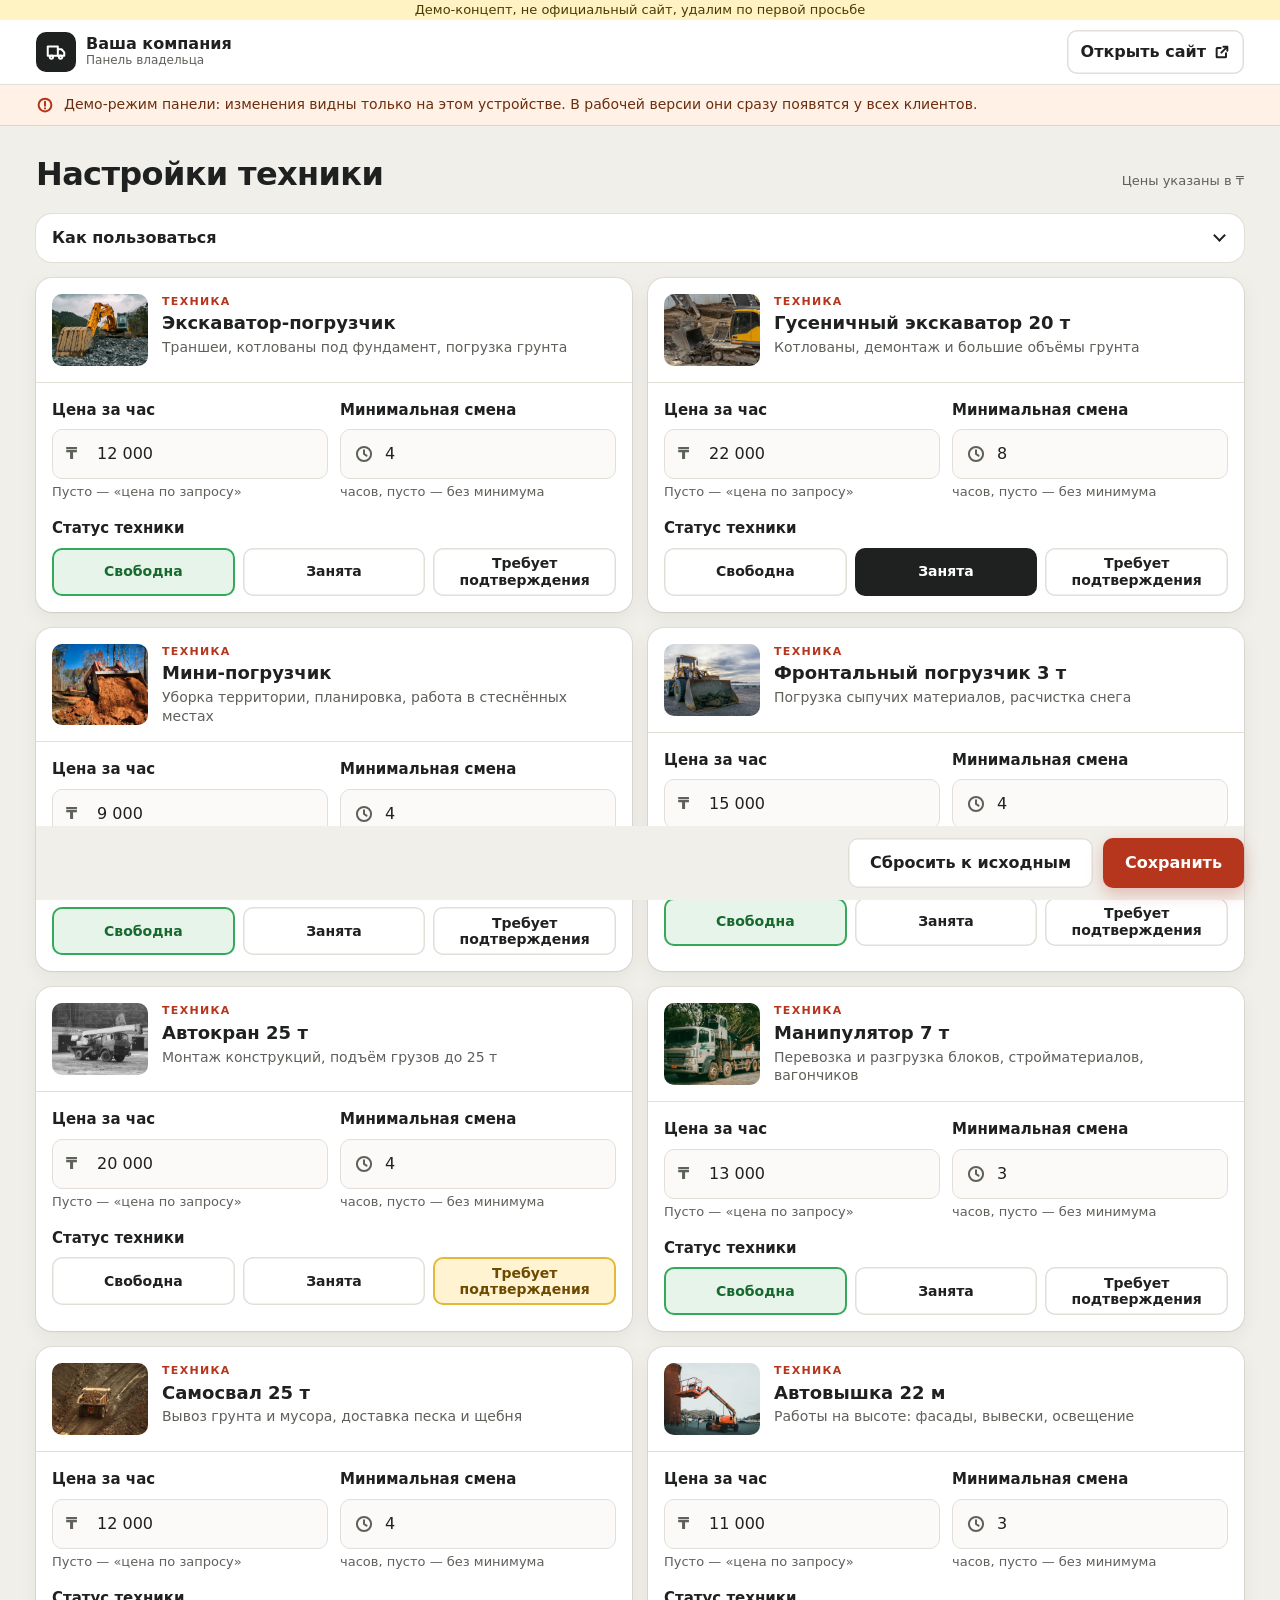
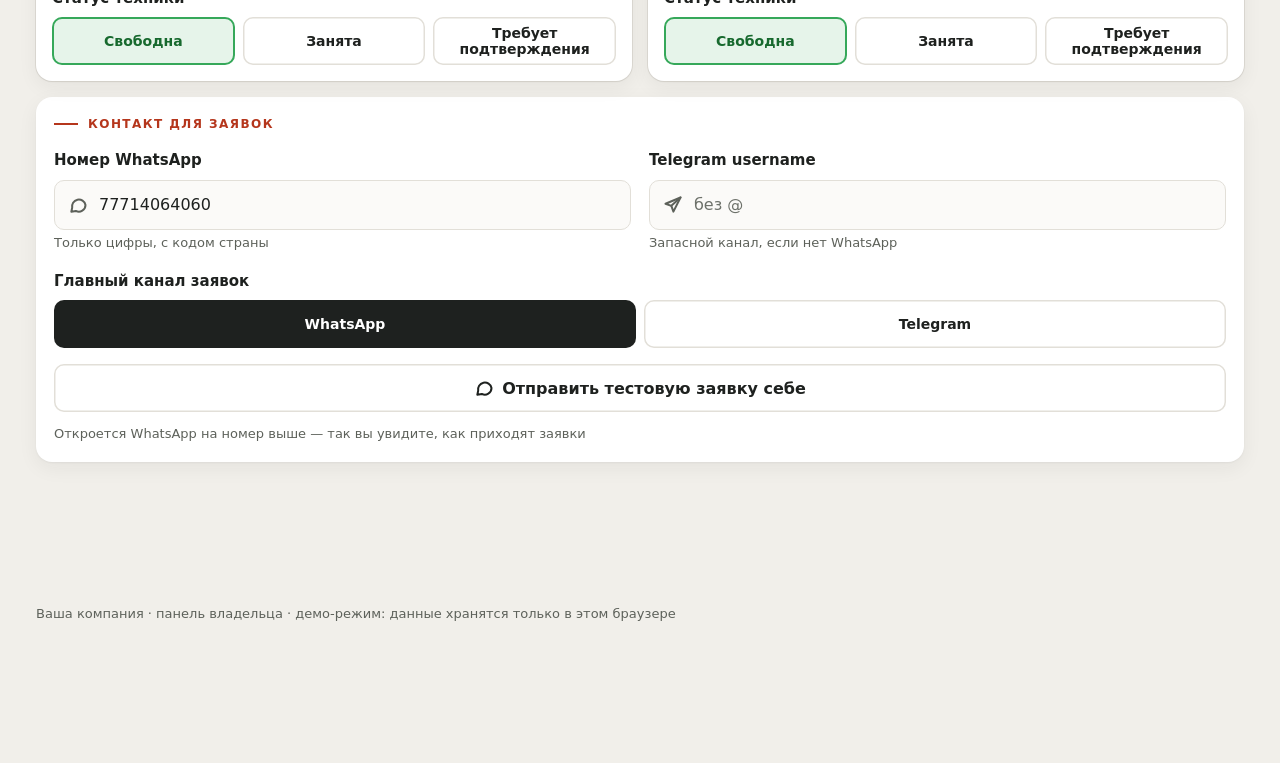
<file: docs/primer/admin/index.html>
<!doctype html>
<html lang="ru">
<head>
<meta charset="utf-8">
<meta http-equiv="Content-Security-Policy" content="default-src 'none'; img-src 'self' data:; style-src 'sha256-NBTnrPrZSwOi2+SLRv6xgyhUdktkHLo7gnR2bTML+Kk=' 'sha256-0DuGzwq6YkyG4An8qxiBT/feHAi52JS8AhcNFdBi5p4='; script-src 'sha256-LTVO8dv/+iIHWyiBFuTZjh9Xw2vH1oQaN6XMnuL1hq4='; connect-src 'none'; base-uri 'none'; form-action 'none'">
<meta name="viewport" content="width=device-width, initial-scale=1, viewport-fit=cover">
<meta name="robots" content="noindex, nofollow">
<title>Панель владельца — Ваша компания</title>
<meta name="theme-color" content="#1e211f">
<link rel="icon" href="data:image/svg+xml,%3Csvg%20xmlns%3D%22http%3A%2F%2Fwww.w3.org%2F2000%2Fsvg%22%20viewBox%3D%220%200%2064%2064%22%3E%3Crect%20width%3D%2264%22%20height%3D%2264%22%20rx%3D%2214%22%20fill%3D%22%231e211f%22%2F%3E%3Ctext%20x%3D%2232%22%20y%3D%2244%22%20text-anchor%3D%22middle%22%20font-family%3D%22system-ui%2CSegoe%20UI%2CRoboto%2Csans-serif%22%20font-size%3D%2236%22%20font-weight%3D%22800%22%20fill%3D%22%23ffffff%22%3E%D0%92%3C%2Ftext%3E%3C%2Fsvg%3E">
<link rel="apple-touch-icon" href="../apple-touch-icon.png">
<style>
:root{--primary:#1e211f;--primary-ink:#ffffff;--on-primary-muted:#c2c3c2;--accent:#b5361c;--accent-ink:#ffffff;--accent-text:#b5361c;--accent-on-dark:#e5947f;--accent-soft:#f8ebe8;--bg:#f1efea;--surface:#ffffff;--field:#fbfaf8;--text:#1e211f;--muted:#5d615a;--line:#e2dfd8;--soft:#f4f2ee;--error:#b42318;--r-card:16px;--r-btn:10px;--shadow:0 1px 2px rgba(30,33,31,.05),0 6px 20px rgba(30,33,31,.06);--t:200ms ease;--bar-h:76px;--sticky-h:100px}*,*::before,*::after{box-sizing:border-box}html{scroll-behavior:smooth;-webkit-text-size-adjust:100%;-webkit-tap-highlight-color:rgba(0,0,0,.06)}body{margin:0;background:var(--bg);color:var(--text);font:16px/1.5 system-ui,-apple-system,"Segoe UI",Roboto,sans-serif;overflow-wrap:break-word}img{max-width:100%;display:block}a{color:inherit}button{font:inherit;color:inherit}[hidden]{display:none !important}h1,h2,h3{margin:0}.wrap{max-width:1240px;margin:0 auto;padding:0 16px}.ui{width:20px;height:20px;flex:none}.ui--sm{width:16px;height:16px}svg *{vector-effect:non-scaling-stroke}:focus-visible{outline:3px solid var(--accent-text);outline-offset:2px}.sticky{position:sticky;top:0;z-index:20}.demo-bar{background:#fff3c4;color:#4a3b00;font-size:13px;line-height:16px;padding:2px 12px;max-height:36px;overflow:hidden;text-align:center}.top{background:var(--surface);border-bottom:1px solid var(--line)}.top__in{display:flex;align-items:center;gap:12px;min-height:64px;padding-top:8px;padding-bottom:8px}.brand{display:flex;align-items:center;gap:10px;min-width:0;flex:1;text-decoration:none}.brand__logo{flex:none;display:grid;place-items:center;width:40px;height:40px;border-radius:10px;overflow:hidden;background:var(--primary);color:var(--primary-ink)}.brand__logo img{width:100%;height:100%;object-fit:contain;background:var(--surface)}.brand__logo .ui{width:22px;height:22px}.brand__text{display:flex;flex-direction:column;min-width:0}.brand__name{font-size:16px;font-weight:800;line-height:1.15}.brand--long .brand__name{font-size:14px}.brand__tagline{font-size:12px;line-height:1.3;color:var(--muted)}.top__actions{display:flex;align-items:center;gap:10px;flex:none}.btn{display:inline-flex;align-items:center;justify-content:center;gap:8px;min-height:50px;padding:0 20px;border:0;border-radius:var(--r-btn);font-weight:700;line-height:1.2;text-decoration:none;text-align:center;white-space:nowrap;cursor:pointer}.btn--accent{background:var(--accent);color:var(--accent-ink);box-shadow:0 6px 16px color-mix(in srgb,var(--accent) 28%,transparent)}.btn--outline,.btn--line{background:var(--surface);color:var(--text);box-shadow:inset 0 0 0 1.5px var(--line)}.btn--block{width:100%}.card{background:var(--surface);border-radius:var(--r-card);box-shadow:var(--shadow)}.row{display:grid;grid-template-columns:minmax(0,1fr);gap:18px}.field{min-width:0}.field__label{display:block;margin-bottom:8px;font-size:15px;font-weight:700}.opt{font-weight:400;font-size:13px;color:var(--muted)}.ctl{position:relative;display:block;min-width:0}.ctl__ico{position:absolute;left:14px;top:50%;transform:translateY(-50%);color:var(--muted);pointer-events:none}.input{display:block;width:100%;min-height:50px;padding:12px 14px 12px 44px;border:1.5px solid var(--line);border-radius:var(--r-btn);background:var(--field);color:var(--text);font:inherit;font-size:16px}select.input{padding-right:36px}textarea.input{resize:vertical;min-height:96px}.input::placeholder{color:#6d716a;opacity:1}.input:focus-visible{border-color:var(--primary);outline:none;box-shadow:0 0 0 3px color-mix(in srgb,var(--accent-text) 30%,transparent)}input[type="date"].input,input[type="time"].input{-webkit-appearance:none;appearance:none;min-height:50px}input[type="date"]::-webkit-date-and-time-value,input[type="time"]::-webkit-date-and-time-value{text-align:left}.hint{margin:6px 0 0;color:var(--muted);font-size:13px}.err{margin:8px 0 0;color:var(--error);font-weight:700;font-size:15px}.field.is-invalid .input{border-color:var(--error);box-shadow:inset 0 0 0 1.5px var(--error)}.eyebrow{display:inline-flex;align-items:center;gap:10px;margin:0 0 10px;font-size:12px;font-weight:700;letter-spacing:.12em;text-transform:uppercase;color:var(--accent-text)}.eyebrow::before{content:"";width:24px;height:2px;background:currentColor}@keyframes up{from{transform:translateY(100%)}}@keyframes fade{from{opacity:0}}@media (prefers-reduced-motion:reduce){html{scroll-behavior:auto}*,*::before,*::after{animation:none !important;transition:none !important}}@media (max-width:399px){.brand__name{font-size:15px}.brand--long .brand__name{font-size:13px}}@media (min-width:768px){.row{grid-template-columns:minmax(0,1fr) minmax(0,1fr);align-items:start}}.adm-site .ui--sm{width:16px;height:16px}.top .adm-site{min-height:44px;padding:0 14px}.adm-warn{background:#fff1e6;color:#6b2e0e;border-bottom:1px solid #f3cfb3;font-size:14px;line-height:1.4}.adm-warn .wrap{display:flex;align-items:flex-start;gap:10px;padding-top:10px;padding-bottom:10px}.adm-warn .ui{width:18px;height:18px;margin-top:1px;color:var(--accent-text)}.adm-warn--error{background:#fdecea;color:#7a1a12;border-color:#f5c2bc}.adm{padding-top:24px;padding-bottom:170px}.adm-head{display:flex;flex-wrap:wrap;align-items:baseline;justify-content:space-between;gap:6px 16px;margin-bottom:16px}.adm-head h1{font-size:26px;font-weight:900;letter-spacing:-0.02em}.adm-cur{margin:0;font-size:13px;color:var(--muted)}.adm-grid{display:grid;grid-template-columns:minmax(0,1fr);gap:16px}.ac{background:var(--surface);border-radius:var(--r-card);box-shadow:var(--shadow),0 0 0 1px var(--line)}.ac__top{display:flex;gap:14px;padding:16px;border-bottom:1px solid var(--line)}.ac__thumb{flex:none;width:96px;aspect-ratio:4 / 3;border-radius:10px;overflow:hidden;background:var(--soft)}.ac__thumb img{width:100%;height:100%;object-fit:cover}.ac__thumb--icon{display:grid;place-items:center;color:var(--primary)}.ac__icon{width:74%;height:auto}.ac__text{min-width:0}.ac__eyebrow{margin:0 0 2px;font-size:11px;font-weight:700;letter-spacing:.12em;text-transform:uppercase;color:var(--accent-text)}.ac__title{margin:0;font-size:18px;font-weight:800;line-height:1.2}.ac__purpose{margin:4px 0 0;font-size:14px;line-height:1.35;color:var(--muted)}.ac__fields{display:grid;grid-template-columns:minmax(0,1fr) minmax(0,1fr);gap:12px;padding:16px 16px 0}.ac__field{display:block;min-width:0}.ac__status{padding:14px 16px 16px}.ctl__prefix{position:absolute;left:14px;top:50%;transform:translateY(-50%);color:var(--muted);font-weight:700;pointer-events:none}.seg{display:grid;grid-template-columns:repeat(3,minmax(0,1fr));gap:8px}.seg--2{grid-template-columns:repeat(2,minmax(0,1fr))}.seg__btn{min-height:48px;padding:6px 8px;border:0;border-radius:var(--r-btn);background:var(--surface);box-shadow:inset 0 0 0 1.5px var(--line);font-size:14px;font-weight:700;line-height:1.2;cursor:pointer}@media (max-width:559px){.ac .seg{grid-template-columns:repeat(2,minmax(0,1fr))}.ac .seg__btn--confirm{grid-column:1 / -1}.lbl-full{display:none}}@media (min-width:560px){.lbl-short{display:none}}.seg__btn--free[aria-pressed="true"]{background:#e6f4ea;color:#17692e;box-shadow:inset 0 0 0 2px #36a85a}.seg__btn--busy[aria-pressed="true"]{background:var(--primary);color:var(--primary-ink);box-shadow:none}.seg__btn--confirm[aria-pressed="true"]{background:#fff3d1;color:#6e4a00;box-shadow:inset 0 0 0 2px #e2b93b}.seg__btn--on[aria-pressed="true"]{background:var(--primary);color:var(--primary-ink);box-shadow:none}.ac__field .err,.adm-contact .err{display:block}.ac__field.is-invalid .input{box-shadow:inset 0 0 0 2px var(--error)}.warn-text{display:block;margin-top:6px;font-size:13px;line-height:1.35;color:#7a4a00}.adm-help{margin:0 0 16px;background:var(--surface);border-radius:var(--r-card);box-shadow:0 0 0 1px var(--line)}.adm-help summary{display:flex;align-items:center;justify-content:space-between;min-height:48px;padding:0 16px;font-weight:800;cursor:pointer;list-style:none}.adm-help summary::-webkit-details-marker{display:none}.adm-help summary::after{content:"";width:9px;height:9px;margin:-4px 4px 0 12px;border:solid currentColor;border-width:0 2px 2px 0;transform:rotate(45deg)}.adm-help[open] summary::after{margin-top:4px;transform:rotate(-135deg)}.adm-help ul{margin:0;padding:0 16px 14px 34px;font-size:14px;line-height:1.45}.adm-help li + li{margin-top:6px}.adm-mode{display:grid;grid-template-columns:1fr 1fr;gap:4px;margin:0 0 16px;padding:4px;border-radius:14px;background:var(--soft)}.adm-mode__btn{min-height:44px;border:0;border-radius:10px;background:none;font-size:15px;font-weight:700;cursor:pointer}.adm-mode__btn[aria-pressed="true"]{background:var(--surface);box-shadow:var(--shadow),0 0 0 1px var(--line)}@media (max-width:767px){.is-status .ac__fields,.is-status .ac__purpose,.is-status .ac__eyebrow,.is-status .ac__status>.field__label{display:none}.is-status .ac__top{align-items:center;padding:12px 12px 0;border-bottom:0;gap:12px}.is-status .ac__thumb{width:56px;border-radius:8px}.is-status .ac__title{font-size:16px}.is-status .ac__status{padding:10px 12px 12px}.is-status .ac .seg{grid-template-columns:minmax(0,1fr) minmax(0,1fr) minmax(0,1.4fr);gap:6px}.is-status .ac .seg__btn--confirm{grid-column:auto}.is-status .ac .seg__btn{padding:4px;font-size:13px;hyphens:none;overflow-wrap:normal;word-break:normal}.is-status .adm-grid{gap:10px}}@media (min-width:768px){.adm-mode{display:none}}.st-short{display:none}@media (max-width:359px){.is-status .st-full{display:none}.is-status .st-short{display:inline}}.adm-test{display:grid;gap:6px}.adm-test .btn{min-height:48px;gap:8px;white-space:normal;text-align:center}.adm-test .ui{width:20px;height:20px}.adm-dirty{display:flex;align-items:center;justify-content:center;gap:8px;max-width:1240px;margin:0 auto 8px;padding:8px 12px;border-radius:10px;background:#fff3d1;color:#5c3d00;font-size:14px;font-weight:700}.adm-dirty .ui{width:18px;height:18px;flex:none}.ac.is-changed{box-shadow:var(--shadow),0 0 0 2px var(--accent)}.adm-contact{margin-top:16px;padding:18px;display:grid;grid-template-columns:minmax(0,1fr);gap:16px}.adm-contact .eyebrow{margin:0}.adm-contact .field{display:block}.adm-bar{position:fixed;left:0;right:0;bottom:0;z-index:30;background:var(--surface);box-shadow:0 -6px 20px rgba(0,0,0,.1);padding:10px 16px calc(10px + env(safe-area-inset-bottom))}.adm-bar__in{display:grid;grid-template-columns:minmax(0,1fr) minmax(0,1.2fr);gap:10px;max-width:1240px;margin:0 auto}.adm-bar .btn{min-height:50px;padding:0 12px;white-space:normal}.adm-bar .btn:disabled{opacity:.5;cursor:not-allowed}.toast{position:fixed;left:16px;right:16px;bottom:calc(84px + env(safe-area-inset-bottom));z-index:40;display:flex;flex-wrap:wrap;align-items:center;justify-content:space-between;gap:6px 14px;padding:14px 16px;border-radius:12px;background:var(--primary);color:#fff;font-weight:700;box-shadow:0 10px 30px rgba(0,0,0,.25);animation:up var(--t) both}.adm-foot{padding:0 0 140px;color:var(--muted);font-size:13px}.adm-foot p{margin:0}.toast a{display:inline-flex;align-items:center;min-height:44px;color:var(--accent-on-dark)}@media (min-width:768px){.adm-grid{grid-template-columns:repeat(2,minmax(0,1fr))}.adm-head h1{font-size:32px}.adm{padding-bottom:48px}.adm-bar{position:sticky;margin-top:20px;padding:12px 0;background:var(--bg);box-shadow:none}.adm-dirty{justify-content:flex-start;margin:0 0 10px}.adm-bar__in{display:flex;justify-content:flex-end}.adm-bar .btn{white-space:nowrap;padding:0 22px}.toast{left:auto;right:24px;top:calc(var(--sticky-h,100px) + 16px);bottom:auto;max-width:460px}}
</style>
<style>:root{--primary:#1e211f;--primary-ink:#ffffff;--on-primary-muted:#c0c1c0;--accent:#b5361c;--accent-ink:#ffffff;--accent-text:#b5361c;--accent-on-dark:#cb7260;--accent-soft:#f8ebe8}</style>
</head>
<body data-page="admin">
<div class="sticky">
<div class="demo-bar" role="note">Демо-концепт, не официальный сайт, удалим по первой просьбе</div>
<header class="top">
<div class="wrap top__in">
<a class="brand" href="../">
<span class="brand__logo"><svg class="ui" viewBox="0 0 24 24" fill="none" stroke="currentColor" stroke-width="2" stroke-linecap="round" stroke-linejoin="round" aria-hidden="true"><path d="M3 6h11v10H3z"/><path d="M14 9h4l3 3.5V16h-7"/><circle cx="7" cy="17.5" r="1.8"/><circle cx="17" cy="17.5" r="1.8"/></svg></span>
<span class="brand__text">
<span class="brand__name">Ваша компания</span>
<span class="brand__tagline">Панель владельца</span>
</span>
</a>
<div class="top__actions">
<a class="btn btn--outline adm-site" href="../">Открыть сайт<svg class="ui ui--sm" viewBox="0 0 24 24" fill="none" stroke="currentColor" stroke-width="2" stroke-linecap="round" stroke-linejoin="round" aria-hidden="true"><path d="M14 4h6v6M20 4l-9 9"/><path d="M18 14v5a1 1 0 0 1-1 1H5a1 1 0 0 1-1-1V7a1 1 0 0 1 1-1h5"/></svg></a>
</div>
</div>
</header>
</div>
<div class="adm-warn" role="note"><div class="wrap"><svg class="ui" viewBox="0 0 24 24" fill="none" stroke="currentColor" stroke-width="2" stroke-linecap="round" stroke-linejoin="round" aria-hidden="true"><circle cx="12" cy="12" r="8.5"/><path d="M12 7.5v5.5M12 16.2v.3"/></svg><span>Демо-режим панели: изменения видны только на этом устройстве. В рабочей версии они сразу появятся у всех клиентов.</span></div></div>
<div class="adm-warn adm-warn--error" id="adm-nostore" role="alert" hidden><div class="wrap"><svg class="ui" viewBox="0 0 24 24" fill="none" stroke="currentColor" stroke-width="2" stroke-linecap="round" stroke-linejoin="round" aria-hidden="true"><circle cx="12" cy="12" r="8.5"/><path d="M12 7.5v5.5M12 16.2v.3"/></svg><span>Сохранение недоступно в этом браузере (например, в режиме инкогнито). Изменения не сохранятся.</span></div></div>
<main class="wrap adm">
<div class="adm-head">
<h1>Настройки техники</h1>
<p class="adm-cur">Цены указаны в ₸</p>
</div>
<details class="adm-help">
<summary>Как пользоваться</summary>
<ul>
<li>Цена: откройте «Цены и статусы», впишите число без копеек и нажмите «Сохранить». Пустое поле — на сайте «цена по запросу».</li>
<li>Техника на объекте: нажмите «Занята» и «Сохранить» — её нельзя будет выбрать в заявке.</li>
<li>Освободилась — «Свободна» и «Сохранить».</li>
<li>Заявка не пришла: проверьте номер в блоке «Контакт для заявок» внизу.</li>
<li>Затем нажмите «Отправить тестовую заявку себе» — должен открыться WhatsApp с вашим номером.</li>
</ul>
</details>
<div class="adm-mode" role="group" aria-label="Что показывать">
<button type="button" class="adm-mode__btn" data-mode="status" aria-pressed="true">Статусы</button>
<button type="button" class="adm-mode__btn" data-mode="full" aria-pressed="false">Цены и статусы</button>
</div>
<form id="adm-form" class="is-status" novalidate>
<div class="adm-grid">
<article class="ac" data-id="ekskavator-pogruzchik">
<div class="ac__top">
<span class="ac__thumb"><img src="../img/stock/excavator-640.jpg" alt="" width="1200" height="750" loading="lazy" decoding="async"></span>
<div class="ac__text">
<p class="ac__eyebrow">Техника</p>
<h2 class="ac__title">Экскаватор-погрузчик</h2>
<p class="ac__purpose">Траншеи, котлованы под фундамент, погрузка грунта</p>
</div>
</div>
<div class="ac__fields">
<label class="ac__field">
<span class="field__label">Цена за час</span>
<span class="ctl"><span class="ctl__prefix">₸</span><input class="input" type="text" inputmode="numeric" name="rate" placeholder="по запросу" autocomplete="off"></span>
<span class="hint">Пусто — «цена по запросу»</span>
<span class="err" hidden></span>
</label>
<label class="ac__field">
<span class="field__label"><span class="lbl-full">Минимальная смена</span><span class="lbl-short">Мин. смена</span></span>
<span class="ctl"><svg class="ui ctl__ico" viewBox="0 0 24 24" fill="none" stroke="currentColor" stroke-width="2" stroke-linecap="round" stroke-linejoin="round" aria-hidden="true"><circle cx="12" cy="12" r="8.5"/><path d="M12 7.5V12l3 2"/></svg><input class="input" type="text" inputmode="numeric" name="min" placeholder="нет" autocomplete="off"></span>
<span class="hint">часов, пусто — без минимума</span>
<span class="err" hidden></span>
</label>
</div>
<div class="ac__status">
<span class="field__label" id="st-ekskavator-pogruzchik">Статус техники</span>
<div class="seg" role="group" aria-labelledby="st-ekskavator-pogruzchik">
<button type="button" class="seg__btn seg__btn--free" data-status="free" aria-pressed="false">Свободна</button>
<button type="button" class="seg__btn seg__btn--busy" data-status="busy" aria-pressed="false">Занята</button>
<button type="button" class="seg__btn seg__btn--confirm" data-status="confirm" aria-pressed="false" aria-label="Требует подтверждения"><span class="st-full">Требует подтверждения</span><span class="st-short" aria-hidden="true">Уточнить</span></button>
</div>
</div>
</article>
<article class="ac" data-id="gusenichnyi-ekskavator">
<div class="ac__top">
<span class="ac__thumb"><img src="../img/stock/excavator-2-640.jpg" alt="" width="1200" height="750" loading="lazy" decoding="async"></span>
<div class="ac__text">
<p class="ac__eyebrow">Техника</p>
<h2 class="ac__title">Гусеничный экскаватор 20 т</h2>
<p class="ac__purpose">Котлованы, демонтаж и большие объёмы грунта</p>
</div>
</div>
<div class="ac__fields">
<label class="ac__field">
<span class="field__label">Цена за час</span>
<span class="ctl"><span class="ctl__prefix">₸</span><input class="input" type="text" inputmode="numeric" name="rate" placeholder="по запросу" autocomplete="off"></span>
<span class="hint">Пусто — «цена по запросу»</span>
<span class="err" hidden></span>
</label>
<label class="ac__field">
<span class="field__label"><span class="lbl-full">Минимальная смена</span><span class="lbl-short">Мин. смена</span></span>
<span class="ctl"><svg class="ui ctl__ico" viewBox="0 0 24 24" fill="none" stroke="currentColor" stroke-width="2" stroke-linecap="round" stroke-linejoin="round" aria-hidden="true"><circle cx="12" cy="12" r="8.5"/><path d="M12 7.5V12l3 2"/></svg><input class="input" type="text" inputmode="numeric" name="min" placeholder="нет" autocomplete="off"></span>
<span class="hint">часов, пусто — без минимума</span>
<span class="err" hidden></span>
</label>
</div>
<div class="ac__status">
<span class="field__label" id="st-gusenichnyi-ekskavator">Статус техники</span>
<div class="seg" role="group" aria-labelledby="st-gusenichnyi-ekskavator">
<button type="button" class="seg__btn seg__btn--free" data-status="free" aria-pressed="false">Свободна</button>
<button type="button" class="seg__btn seg__btn--busy" data-status="busy" aria-pressed="false">Занята</button>
<button type="button" class="seg__btn seg__btn--confirm" data-status="confirm" aria-pressed="false" aria-label="Требует подтверждения"><span class="st-full">Требует подтверждения</span><span class="st-short" aria-hidden="true">Уточнить</span></button>
</div>
</div>
</article>
<article class="ac" data-id="mini-pogruzchik">
<div class="ac__top">
<span class="ac__thumb"><img src="../img/stock/mini_loader-640.jpg" alt="" width="1200" height="750" loading="lazy" decoding="async"></span>
<div class="ac__text">
<p class="ac__eyebrow">Техника</p>
<h2 class="ac__title">Мини-погрузчик</h2>
<p class="ac__purpose">Уборка территории, планировка, работа в стеснённых местах</p>
</div>
</div>
<div class="ac__fields">
<label class="ac__field">
<span class="field__label">Цена за час</span>
<span class="ctl"><span class="ctl__prefix">₸</span><input class="input" type="text" inputmode="numeric" name="rate" placeholder="по запросу" autocomplete="off"></span>
<span class="hint">Пусто — «цена по запросу»</span>
<span class="err" hidden></span>
</label>
<label class="ac__field">
<span class="field__label"><span class="lbl-full">Минимальная смена</span><span class="lbl-short">Мин. смена</span></span>
<span class="ctl"><svg class="ui ctl__ico" viewBox="0 0 24 24" fill="none" stroke="currentColor" stroke-width="2" stroke-linecap="round" stroke-linejoin="round" aria-hidden="true"><circle cx="12" cy="12" r="8.5"/><path d="M12 7.5V12l3 2"/></svg><input class="input" type="text" inputmode="numeric" name="min" placeholder="нет" autocomplete="off"></span>
<span class="hint">часов, пусто — без минимума</span>
<span class="err" hidden></span>
</label>
</div>
<div class="ac__status">
<span class="field__label" id="st-mini-pogruzchik">Статус техники</span>
<div class="seg" role="group" aria-labelledby="st-mini-pogruzchik">
<button type="button" class="seg__btn seg__btn--free" data-status="free" aria-pressed="false">Свободна</button>
<button type="button" class="seg__btn seg__btn--busy" data-status="busy" aria-pressed="false">Занята</button>
<button type="button" class="seg__btn seg__btn--confirm" data-status="confirm" aria-pressed="false" aria-label="Требует подтверждения"><span class="st-full">Требует подтверждения</span><span class="st-short" aria-hidden="true">Уточнить</span></button>
</div>
</div>
</article>
<article class="ac" data-id="frontalnyi-pogruzchik">
<div class="ac__top">
<span class="ac__thumb"><img src="../img/stock/loader-640.jpg" alt="" width="1200" height="750" loading="lazy" decoding="async"></span>
<div class="ac__text">
<p class="ac__eyebrow">Техника</p>
<h2 class="ac__title">Фронтальный погрузчик 3 т</h2>
<p class="ac__purpose">Погрузка сыпучих материалов, расчистка снега</p>
</div>
</div>
<div class="ac__fields">
<label class="ac__field">
<span class="field__label">Цена за час</span>
<span class="ctl"><span class="ctl__prefix">₸</span><input class="input" type="text" inputmode="numeric" name="rate" placeholder="по запросу" autocomplete="off"></span>
<span class="hint">Пусто — «цена по запросу»</span>
<span class="err" hidden></span>
</label>
<label class="ac__field">
<span class="field__label"><span class="lbl-full">Минимальная смена</span><span class="lbl-short">Мин. смена</span></span>
<span class="ctl"><svg class="ui ctl__ico" viewBox="0 0 24 24" fill="none" stroke="currentColor" stroke-width="2" stroke-linecap="round" stroke-linejoin="round" aria-hidden="true"><circle cx="12" cy="12" r="8.5"/><path d="M12 7.5V12l3 2"/></svg><input class="input" type="text" inputmode="numeric" name="min" placeholder="нет" autocomplete="off"></span>
<span class="hint">часов, пусто — без минимума</span>
<span class="err" hidden></span>
</label>
</div>
<div class="ac__status">
<span class="field__label" id="st-frontalnyi-pogruzchik">Статус техники</span>
<div class="seg" role="group" aria-labelledby="st-frontalnyi-pogruzchik">
<button type="button" class="seg__btn seg__btn--free" data-status="free" aria-pressed="false">Свободна</button>
<button type="button" class="seg__btn seg__btn--busy" data-status="busy" aria-pressed="false">Занята</button>
<button type="button" class="seg__btn seg__btn--confirm" data-status="confirm" aria-pressed="false" aria-label="Требует подтверждения"><span class="st-full">Требует подтверждения</span><span class="st-short" aria-hidden="true">Уточнить</span></button>
</div>
</div>
</article>
<article class="ac" data-id="avtokran-25">
<div class="ac__top">
<span class="ac__thumb"><img src="../img/stock/crane-640.jpg" alt="" width="1200" height="750" loading="lazy" decoding="async"></span>
<div class="ac__text">
<p class="ac__eyebrow">Техника</p>
<h2 class="ac__title">Автокран 25 т</h2>
<p class="ac__purpose">Монтаж конструкций, подъём грузов до 25 т</p>
</div>
</div>
<div class="ac__fields">
<label class="ac__field">
<span class="field__label">Цена за час</span>
<span class="ctl"><span class="ctl__prefix">₸</span><input class="input" type="text" inputmode="numeric" name="rate" placeholder="по запросу" autocomplete="off"></span>
<span class="hint">Пусто — «цена по запросу»</span>
<span class="err" hidden></span>
</label>
<label class="ac__field">
<span class="field__label"><span class="lbl-full">Минимальная смена</span><span class="lbl-short">Мин. смена</span></span>
<span class="ctl"><svg class="ui ctl__ico" viewBox="0 0 24 24" fill="none" stroke="currentColor" stroke-width="2" stroke-linecap="round" stroke-linejoin="round" aria-hidden="true"><circle cx="12" cy="12" r="8.5"/><path d="M12 7.5V12l3 2"/></svg><input class="input" type="text" inputmode="numeric" name="min" placeholder="нет" autocomplete="off"></span>
<span class="hint">часов, пусто — без минимума</span>
<span class="err" hidden></span>
</label>
</div>
<div class="ac__status">
<span class="field__label" id="st-avtokran-25">Статус техники</span>
<div class="seg" role="group" aria-labelledby="st-avtokran-25">
<button type="button" class="seg__btn seg__btn--free" data-status="free" aria-pressed="false">Свободна</button>
<button type="button" class="seg__btn seg__btn--busy" data-status="busy" aria-pressed="false">Занята</button>
<button type="button" class="seg__btn seg__btn--confirm" data-status="confirm" aria-pressed="false" aria-label="Требует подтверждения"><span class="st-full">Требует подтверждения</span><span class="st-short" aria-hidden="true">Уточнить</span></button>
</div>
</div>
</article>
<article class="ac" data-id="manipulyator-7">
<div class="ac__top">
<span class="ac__thumb"><img src="../img/stock/manipulator-640.jpg" alt="" width="1200" height="750" loading="lazy" decoding="async"></span>
<div class="ac__text">
<p class="ac__eyebrow">Техника</p>
<h2 class="ac__title">Манипулятор 7 т</h2>
<p class="ac__purpose">Перевозка и разгрузка блоков, стройматериалов, вагончиков</p>
</div>
</div>
<div class="ac__fields">
<label class="ac__field">
<span class="field__label">Цена за час</span>
<span class="ctl"><span class="ctl__prefix">₸</span><input class="input" type="text" inputmode="numeric" name="rate" placeholder="по запросу" autocomplete="off"></span>
<span class="hint">Пусто — «цена по запросу»</span>
<span class="err" hidden></span>
</label>
<label class="ac__field">
<span class="field__label"><span class="lbl-full">Минимальная смена</span><span class="lbl-short">Мин. смена</span></span>
<span class="ctl"><svg class="ui ctl__ico" viewBox="0 0 24 24" fill="none" stroke="currentColor" stroke-width="2" stroke-linecap="round" stroke-linejoin="round" aria-hidden="true"><circle cx="12" cy="12" r="8.5"/><path d="M12 7.5V12l3 2"/></svg><input class="input" type="text" inputmode="numeric" name="min" placeholder="нет" autocomplete="off"></span>
<span class="hint">часов, пусто — без минимума</span>
<span class="err" hidden></span>
</label>
</div>
<div class="ac__status">
<span class="field__label" id="st-manipulyator-7">Статус техники</span>
<div class="seg" role="group" aria-labelledby="st-manipulyator-7">
<button type="button" class="seg__btn seg__btn--free" data-status="free" aria-pressed="false">Свободна</button>
<button type="button" class="seg__btn seg__btn--busy" data-status="busy" aria-pressed="false">Занята</button>
<button type="button" class="seg__btn seg__btn--confirm" data-status="confirm" aria-pressed="false" aria-label="Требует подтверждения"><span class="st-full">Требует подтверждения</span><span class="st-short" aria-hidden="true">Уточнить</span></button>
</div>
</div>
</article>
<article class="ac" data-id="samosval-25">
<div class="ac__top">
<span class="ac__thumb"><img src="../img/stock/dump_truck-640.jpg" alt="" width="1200" height="750" loading="lazy" decoding="async"></span>
<div class="ac__text">
<p class="ac__eyebrow">Техника</p>
<h2 class="ac__title">Самосвал 25 т</h2>
<p class="ac__purpose">Вывоз грунта и мусора, доставка песка и щебня</p>
</div>
</div>
<div class="ac__fields">
<label class="ac__field">
<span class="field__label">Цена за час</span>
<span class="ctl"><span class="ctl__prefix">₸</span><input class="input" type="text" inputmode="numeric" name="rate" placeholder="по запросу" autocomplete="off"></span>
<span class="hint">Пусто — «цена по запросу»</span>
<span class="err" hidden></span>
</label>
<label class="ac__field">
<span class="field__label"><span class="lbl-full">Минимальная смена</span><span class="lbl-short">Мин. смена</span></span>
<span class="ctl"><svg class="ui ctl__ico" viewBox="0 0 24 24" fill="none" stroke="currentColor" stroke-width="2" stroke-linecap="round" stroke-linejoin="round" aria-hidden="true"><circle cx="12" cy="12" r="8.5"/><path d="M12 7.5V12l3 2"/></svg><input class="input" type="text" inputmode="numeric" name="min" placeholder="нет" autocomplete="off"></span>
<span class="hint">часов, пусто — без минимума</span>
<span class="err" hidden></span>
</label>
</div>
<div class="ac__status">
<span class="field__label" id="st-samosval-25">Статус техники</span>
<div class="seg" role="group" aria-labelledby="st-samosval-25">
<button type="button" class="seg__btn seg__btn--free" data-status="free" aria-pressed="false">Свободна</button>
<button type="button" class="seg__btn seg__btn--busy" data-status="busy" aria-pressed="false">Занята</button>
<button type="button" class="seg__btn seg__btn--confirm" data-status="confirm" aria-pressed="false" aria-label="Требует подтверждения"><span class="st-full">Требует подтверждения</span><span class="st-short" aria-hidden="true">Уточнить</span></button>
</div>
</div>
</article>
<article class="ac" data-id="avtovyshka-22">
<div class="ac__top">
<span class="ac__thumb"><img src="../img/stock/aerial_platform-640.jpg" alt="" width="1200" height="750" loading="lazy" decoding="async"></span>
<div class="ac__text">
<p class="ac__eyebrow">Техника</p>
<h2 class="ac__title">Автовышка 22 м</h2>
<p class="ac__purpose">Работы на высоте: фасады, вывески, освещение</p>
</div>
</div>
<div class="ac__fields">
<label class="ac__field">
<span class="field__label">Цена за час</span>
<span class="ctl"><span class="ctl__prefix">₸</span><input class="input" type="text" inputmode="numeric" name="rate" placeholder="по запросу" autocomplete="off"></span>
<span class="hint">Пусто — «цена по запросу»</span>
<span class="err" hidden></span>
</label>
<label class="ac__field">
<span class="field__label"><span class="lbl-full">Минимальная смена</span><span class="lbl-short">Мин. смена</span></span>
<span class="ctl"><svg class="ui ctl__ico" viewBox="0 0 24 24" fill="none" stroke="currentColor" stroke-width="2" stroke-linecap="round" stroke-linejoin="round" aria-hidden="true"><circle cx="12" cy="12" r="8.5"/><path d="M12 7.5V12l3 2"/></svg><input class="input" type="text" inputmode="numeric" name="min" placeholder="нет" autocomplete="off"></span>
<span class="hint">часов, пусто — без минимума</span>
<span class="err" hidden></span>
</label>
</div>
<div class="ac__status">
<span class="field__label" id="st-avtovyshka-22">Статус техники</span>
<div class="seg" role="group" aria-labelledby="st-avtovyshka-22">
<button type="button" class="seg__btn seg__btn--free" data-status="free" aria-pressed="false">Свободна</button>
<button type="button" class="seg__btn seg__btn--busy" data-status="busy" aria-pressed="false">Занята</button>
<button type="button" class="seg__btn seg__btn--confirm" data-status="confirm" aria-pressed="false" aria-label="Требует подтверждения"><span class="st-full">Требует подтверждения</span><span class="st-short" aria-hidden="true">Уточнить</span></button>
</div>
</div>
</article>
</div>
<section class="card adm-contact" aria-labelledby="adm-contact-title">
<p class="eyebrow" id="adm-contact-title">Контакт для заявок</p>
<div class="row">
<label class="field" data-field="whatsapp">
<span class="field__label">Номер WhatsApp</span>
<span class="ctl"><svg class="ui ctl__ico" viewBox="0 0 24 24" fill="none" stroke="currentColor" stroke-width="2" stroke-linecap="round" stroke-linejoin="round" aria-hidden="true"><path d="M21 12a8 8 0 0 1-11.6 7.1L4 20l1-4.6A8 8 0 1 1 21 12z"/></svg><input class="input" id="adm-wa" type="tel" inputmode="numeric" placeholder="77011234567" autocomplete="off"></span>
<span class="hint">Только цифры, с кодом страны</span>
<span class="err" hidden></span>
</label>
<label class="field" data-field="telegram">
<span class="field__label">Telegram username</span>
<span class="ctl"><svg class="ui ctl__ico" viewBox="0 0 24 24" fill="none" stroke="currentColor" stroke-width="2" stroke-linecap="round" stroke-linejoin="round" aria-hidden="true"><path d="M21 3L3 10.5l7 2.5 2.5 7z"/><path d="M21 3L10 13"/></svg><input class="input" id="adm-tg" type="text" placeholder="без @" autocomplete="off" autocapitalize="off" spellcheck="false"></span>
<span class="hint">Запасной канал, если нет WhatsApp</span>
<span class="err" hidden></span>
</label>
</div>
<div class="field" data-field="channel">
<span class="field__label" id="adm-ch-label">Главный канал заявок</span>
<div class="seg seg--2" role="group" aria-labelledby="adm-ch-label">
<button type="button" class="seg__btn seg__btn--on" data-channel="whatsapp" aria-pressed="false">WhatsApp</button>
<button type="button" class="seg__btn seg__btn--on" data-channel="telegram" aria-pressed="false">Telegram</button>
</div>
<span class="err" hidden></span>
</div>
<div class="adm-test">
<a class="btn btn--outline" id="adm-test" href="#" target="_blank" rel="noopener noreferrer"><svg class="ui" viewBox="0 0 24 24" fill="none" stroke="currentColor" stroke-width="2" stroke-linecap="round" stroke-linejoin="round" aria-hidden="true"><path d="M21 12a8 8 0 0 1-11.6 7.1L4 20l1-4.6A8 8 0 1 1 21 12z"/></svg>Отправить тестовую заявку себе</a>
<span class="hint" id="adm-test-hint">Откроется WhatsApp на номер выше — так вы увидите, как приходят заявки</span>
</div>
</section>
<div class="adm-bar">
<p class="adm-dirty" id="adm-dirty" role="status" hidden><svg class="ui" viewBox="0 0 24 24" fill="none" stroke="currentColor" stroke-width="2" stroke-linecap="round" stroke-linejoin="round" aria-hidden="true"><circle cx="12" cy="12" r="8.5"/><path d="M12 7.5v5.5M12 16.2v.3"/></svg>Есть несохранённые изменения</p>
<div class="adm-bar__in">
<button type="button" class="btn btn--outline" id="adm-reset">Сбросить к исходным</button>
<button type="submit" class="btn btn--accent" id="adm-save">Сохранить</button>
</div>
</div>
</form>
</main>
<footer class="adm-foot">
<div class="wrap"><p>Ваша компания · панель владельца · демо-режим: данные хранятся только в этом браузере</p></div>
</footer>
<div class="toast" id="adm-toast" role="status" hidden>
<span>Сохранено. Откройте сайт, чтобы проверить</span>
<a href="../" id="adm-toast-link">Открыть сайт</a>
</div>
<script id="site-data" type="application/json">{"slug":"primer","currency":"₸","channel":"whatsapp","whatsapp":"77714064060","telegram":"","phone":"","machines":[{"id":"ekskavator-pogruzchik","title":"Экскаватор-погрузчик","unit":"час","status":"free","rate_from":12000,"rate_to":null,"min_units":4},{"id":"gusenichnyi-ekskavator","title":"Гусеничный экскаватор 20 т","unit":"час","status":"busy","rate_from":22000,"rate_to":null,"min_units":8},{"id":"mini-pogruzchik","title":"Мини-погрузчик","unit":"час","status":"free","rate_from":9000,"rate_to":null,"min_units":4},{"id":"frontalnyi-pogruzchik","title":"Фронтальный погрузчик 3 т","unit":"час","status":"free","rate_from":15000,"rate_to":null,"min_units":4},{"id":"avtokran-25","title":"Автокран 25 т","unit":"час","status":"confirm","rate_from":20000,"rate_to":null,"min_units":4},{"id":"manipulyator-7","title":"Манипулятор 7 т","unit":"час","status":"free","rate_from":13000,"rate_to":null,"min_units":3},{"id":"samosval-25","title":"Самосвал 25 т","unit":"час","status":"free","rate_from":12000,"rate_to":null,"min_units":4},{"id":"avtovyshka-22","title":"Автовышка 22 м","unit":"час","status":"free","rate_from":11000,"rate_to":null,"min_units":3}],"zones":[{"title":"В черте города","delivery_from":8000,"delivery_to":null},{"title":"Пригород до 30 км","delivery_from":15000,"delivery_to":null},{"title":"Дальше 30 км","delivery_from":25000,"delivery_to":null}],"ui":{"status":{"free":"\u003csvg class=\"ui\" viewBox=\"0 0 24 24\" fill=\"none\" stroke=\"currentColor\" stroke-width=\"2\" stroke-linecap=\"round\" stroke-linejoin=\"round\" aria-hidden=\"true\">\u003ccircle cx=\"12\" cy=\"12\" r=\"8.5\"/>\u003cpath d=\"M8.5 12.3l2.4 2.4 4.6-5\"/>\u003c/svg>Свободна","busy":"\u003csvg class=\"ui\" viewBox=\"0 0 24 24\" fill=\"none\" stroke=\"currentColor\" stroke-width=\"2\" stroke-linecap=\"round\" stroke-linejoin=\"round\" aria-hidden=\"true\">\u003ccircle cx=\"12\" cy=\"12\" r=\"8.5\"/>\u003cpath d=\"M12 7.5V12l3 2\"/>\u003c/svg>Занята","confirm":"\u003csvg class=\"ui\" viewBox=\"0 0 24 24\" fill=\"none\" stroke=\"currentColor\" stroke-width=\"2\" stroke-linecap=\"round\" stroke-linejoin=\"round\" aria-hidden=\"true\">\u003ccircle cx=\"12\" cy=\"12\" r=\"8.5\"/>\u003cpath d=\"M12 7.5v5.5M12 16.2v.3\"/>\u003c/svg>Требует подтверждения"},"btnSelect":"\u003cbutton type=\"button\" class=\"mc__btn\" aria-pressed=\"false\">\u003cspan class=\"mc__btn-text\">Выбрать\u003c/span>\u003csvg class=\"ui\" viewBox=\"0 0 24 24\" fill=\"none\" stroke=\"currentColor\" stroke-width=\"2\" stroke-linecap=\"round\" stroke-linejoin=\"round\" aria-hidden=\"true\">\u003cpath d=\"M6 12.5l4 4 8-9\"/>\u003c/svg>\u003c/button>","btnBusy":"\u003cbutton type=\"button\" class=\"mc__btn\" disabled>Сейчас занята\u003c/button>","icons":{"whatsapp":"\u003csvg class=\"ui\" viewBox=\"0 0 24 24\" fill=\"none\" stroke=\"currentColor\" stroke-width=\"2\" stroke-linecap=\"round\" stroke-linejoin=\"round\" aria-hidden=\"true\">\u003cpath d=\"M21 12a8 8 0 0 1-11.6 7.1L4 20l1-4.6A8 8 0 1 1 21 12z\"/>\u003c/svg>","telegram":"\u003csvg class=\"ui\" viewBox=\"0 0 24 24\" fill=\"none\" stroke=\"currentColor\" stroke-width=\"2\" stroke-linecap=\"round\" stroke-linejoin=\"round\" aria-hidden=\"true\">\u003cpath d=\"M21 3L3 10.5l7 2.5 2.5 7z\"/>\u003cpath d=\"M21 3L10 13\"/>\u003c/svg>"}}}</script>
<script>
(function () {
'use strict';
var UNIT_FORMS = {
'час': ['час', 'часа', 'часов'],
'смена': ['смена', 'смены', 'смен'],
'день': ['день', 'дня', 'дней'],
'рейс': ['рейс', 'рейса', 'рейсов'],
};
var QUICK_UNITS = { 'час': [4, 8, 16], 'смена': [1, 2, 3], 'день': [1, 2, 3] };
function pluralForms(n, forms) {
var a = Math.abs(n) % 100;
var b = a % 10;
if (a >= 11 && a <= 14) return forms[2];
if (b === 1) return forms[0];
if (b >= 2 && b <= 4) return forms[1];
return forms[2];
}
function plural(n, unit) {
var forms = UNIT_FORMS[unit];
return forms ? pluralForms(n, forms) : unit;
}
function qty(n, unit) {
return n + ' ' + plural(n, unit);
}
function fmtNum(n, sep) {
return String(Math.round(n)).replace(/\B(?=(\d{3})+(?!\d))/g, sep === undefined ? ' ' : sep);
}
function nbspUnits(text) {
return String(text).replace(/(\d) (т|м³|м²|м|кг|ч|км)(?=$|[\s.,;:)!?])/g, '$1 $2');
}
function unitShort(unit) {
return unit === 'час' ? 'ч' : unit;
}
function minUnits(m) {
return m && m.min_units ? m.min_units : 1;
}
function quickUnits(m) {
var list = QUICK_UNITS[m && m.unit] || [];
return list.filter(function (n) { return n >= minUnits(m); });
}
function statusOf(m) {
if (!m) return 'busy';
if (m.status === 'free' || m.status === 'busy' || m.status === 'confirm') return m.status;
return m.available === false ? 'busy' : 'free';
}
function isSelectable(m) {
return statusOf(m) !== 'busy';
}
function moneyRange(lo, hi, currency, sep) {
if (lo === hi || hi == null) return fmtNum(lo, sep) + ' ' + currency;
return fmtNum(lo, sep) + '–' + fmtNum(hi, sep) + ' ' + currency;
}
function rateText(m, currency, sep) {
if (m.rate_from == null) return null;
return moneyRange(m.rate_from, m.rate_to != null ? m.rate_to : m.rate_from, currency, sep);
}
function minText(m) {
if (!m.min_units) return '';
return (m.unit === 'час' ? 'мин. смена' : 'мин. заказ') + ' — ' + qty(m.min_units, m.unit);
}
function cardLabel(m, currency) {
var r = rateText(m, currency, ' ');
var st = { free: 'свободна', busy: 'занята', confirm: 'требует подтверждения' }[statusOf(m)];
return 'Выбрать: ' + m.title + ', ' + (r ? r + ' за ' + m.unit : 'цена по запросу') + ', ' + st;
}
function optionLabel(m, currency) {
var r = rateText(m, currency);
return nbspUnits(m.title) + ' · ' + (r ? r + '/' + unitShort(m.unit) : 'цена по запросу');
}
function calcPrice(m, entered, zone) {
if (!isSelectable(m)) return null;
var min = minUnits(m);
var n = Math.floor(Number(entered));
if (!isFinite(n) || n < 0) n = 0;
var units = Math.max(n, min);
var res = { units: units, belowMin: n < min, rentLow: null, rentHigh: null, deliveryLow: 0, deliveryHigh: 0, low: null, high: null };
if (zone) {
res.deliveryLow = zone.delivery_from != null ? zone.delivery_from : 0;
res.deliveryHigh = zone.delivery_to != null ? zone.delivery_to : res.deliveryLow;
}
if (m.rate_from == null) return res;
res.rentLow = units * m.rate_from;
res.rentHigh = units * (m.rate_to != null ? m.rate_to : m.rate_from);
res.low = res.rentLow + res.deliveryLow;
res.high = res.rentHigh + res.deliveryHigh;
return res;
}
function priceText(p, currency, sep) {
if (!p || p.low == null) return null;
return moneyRange(p.low, p.high, currency, sep);
}
var WEEKDAYS = ['воскресенье', 'понедельник', 'вторник', 'среда', 'четверг', 'пятница', 'суббота'];
var MONTHS = ['января', 'февраля', 'марта', 'апреля', 'мая', 'июня', 'июля', 'августа', 'сентября', 'октября', 'ноября', 'декабря'];
var LATE_HOUR = 20;
function pad2(n) {
return (n < 10 ? '0' : '') + n;
}
function isoDate(d) {
return d.getFullYear() + '-' + pad2(d.getMonth() + 1) + '-' + pad2(d.getDate());
}
function dateFor(kind, now) {
var d = new Date(now.getFullYear(), now.getMonth(), now.getDate());
if (kind === 'tomorrow') d.setDate(d.getDate() + 1);
return isoDate(d);
}
function isLate(now) {
return now.getHours() >= LATE_HOUR;
}
function formatDate(iso) {
var p = iso.split('-');
var d = new Date(Number(p[0]), Number(p[1]) - 1, Number(p[2]));
return d.getDate() + ' ' + MONTHS[d.getMonth()] + ' ' + d.getFullYear() + ' г. (' + WEEKDAYS[d.getDay()] + ')';
}
var LIMITS = { address: 200, comment: 500, name: 60, phone: 25 };
function digitsOf(s) {
return String(s || '').replace(/\D/g, '');
}
function clip(s, max) {
var chars = Array.from(String(s || ''));
return chars.length > max ? chars.slice(0, max).join('') : chars.join('');
}
function isWhatsapp(v) {
return /^\d{10,15}$/.test(String(v || ''));
}
function isTelegram(v) {
return /^[A-Za-z0-9_]{5,32}$/.test(String(v || ''));
}
function validateOrder(o) {
if (!o.machine || !isSelectable(o.machine)) return ['machine', 'Выберите технику'];
if (!String(o.address || '').trim()) return ['address', 'Укажите адрес объекта'];
if (!o.date) return ['date', 'Выберите дату начала работ'];
if (o.date < o.today) return ['date', 'Эта дата уже прошла — выберите другую'];
if (!(o.units >= minUnits(o.machine))) return ['units', 'Укажите количество'];
if (o.hasZones && !o.zone) return ['zone', 'Выберите зону доставки'];
var phone = digitsOf(o.phone);
if (phone && phone.length < 10) return ['phone', 'Проверьте телефон: нужно не меньше 10 цифр — или оставьте поле пустым'];
if (!o.consent) return ['consent', 'Отметьте согласие на обработку данных'];
return null;
}
function buildMessage(o) {
var p = calcPrice(o.machine, o.units, o.zone);
var total = priceText(p, o.currency, ' ');
var opt = function (v) { return String(v == null ? '' : v).trim(); };
var lines = ['Здравствуйте! Хочу заказать спецтехнику.', '', 'Техника: ' + o.machine.title];
if (statusOf(o.machine) === 'confirm') lines.push('Наличие: требует подтверждения');
lines.push('Адрес: ' + opt(o.address).replace(/\s*\n\s*/g, ', '));
lines.push('Дата: ' + formatDate(o.date));
if (opt(o.time)) lines.push('Время подачи: ' + opt(o.time));
lines.push('Продолжительность: ' + p.units + ' ' + plural(p.units, o.machine.unit));
if (o.zone) lines.push('Зона доставки: ' + o.zone.title);
if (total) lines.push('Предварительная стоимость: ' + total);
if (opt(o.name)) lines.push('Имя: ' + opt(o.name));
if (opt(o.phone)) lines.push('Телефон: ' + opt(o.phone));
if (opt(o.comment)) lines.push('Комментарий: ' + opt(o.comment).replace(/\n{2,}/g, '\n'));
return lines.join('\n');
}
function buildLink(text, c) {
if (c.channel === 'whatsapp' && c.whatsapp) return 'https://wa.me/' + digitsOf(c.whatsapp) + '?text=' + encodeURIComponent(text);
if (c.channel === 'telegram' && c.telegram) return 'https://t.me/' + c.telegram + '?text=' + encodeURIComponent(text);
if (c.phone) return 'tel:+' + digitsOf(c.phone);
return '';
}
var MAX_LINK = 4000;
function buildOrderLink(o, c) {
var full = buildMessage(o);
var link = buildLink(full, c);
if (link.length <= MAX_LINK || !String(o.comment || '').trim()) return { text: full, link: link, cut: false };
var chars = Array.from(String(o.comment).trim());
var lo = 0;
var hi = chars.length;
var best = buildLink(buildMessage(Object.assign({}, o, { comment: '' })), c);
while (lo <= hi) {
var mid = (lo + hi) >> 1;
var short = (mid ? chars.slice(0, mid).join('') : '') + '… (полный комментарий пришлю следующим сообщением)';
var candidate = buildLink(buildMessage(Object.assign({}, o, { comment: short })), c);
if (candidate.length <= MAX_LINK) { best = candidate; lo = mid + 1; } else { hi = mid - 1; }
}
return { text: full, link: best, cut: true };
}
function buildShareLink(pageUrl, text) {
return 'https://t.me/share/url?url=' + encodeURIComponent(pageUrl) + '&text=' + encodeURIComponent(text);
}
function formatPhone(raw) {
var d = digitsOf(raw);
if (d.length === 11) return '+' + d[0] + ' ' + d.slice(1, 4) + ' ' + d.slice(4, 7) + ' ' + d.slice(7, 9) + ' ' + d.slice(9);
return '+' + d;
}
function mergeOverrides(base, ov) {
var data = JSON.parse(JSON.stringify(base));
if (!ov || typeof ov !== 'object') return data;
var byId = ov.machines && typeof ov.machines === 'object' ? ov.machines : {};
var price = function (v) { return v === null || (typeof v === 'number' && isFinite(v) && v > 0); };
data.machines.forEach(function (m) {
var o = byId[m.id];
if (!o || typeof o !== 'object') return;
if (o.status === 'free' || o.status === 'busy' || o.status === 'confirm') m.status = o.status;
var fromChanged = false;
if ('rate_from' in o && price(o.rate_from) && o.rate_from !== m.rate_from) {
m.rate_from = o.rate_from;
fromChanged = true;
}
if ('rate_to' in o && price(o.rate_to) && (o.rate_to === null || (m.rate_from != null && o.rate_to >= m.rate_from))) {
m.rate_to = o.rate_to;
} else if (fromChanged || m.rate_from == null || (m.rate_to != null && m.rate_to < m.rate_from)) {
m.rate_to = null;
}
if ('min_units' in o && (o.min_units === null || (Number.isInteger(o.min_units) && o.min_units > 0))) m.min_units = o.min_units;
});
if (isWhatsapp(ov.whatsapp)) data.whatsapp = ov.whatsapp;
if (isTelegram(ov.telegram)) data.telegram = ov.telegram;
if (ov.channel === 'whatsapp' && data.whatsapp) data.channel = 'whatsapp';
if (ov.channel === 'telegram' && data.telegram) data.channel = 'telegram';
return data;
}
var Calc = {
pluralForms: pluralForms, plural: plural, qty: qty, fmtNum: fmtNum, nbspUnits: nbspUnits, unitShort: unitShort,
minUnits: minUnits, quickUnits: quickUnits, statusOf: statusOf, isSelectable: isSelectable,
moneyRange: moneyRange, rateText: rateText, minText: minText, optionLabel: optionLabel, cardLabel: cardLabel,
calcPrice: calcPrice, priceText: priceText,
isoDate: isoDate, dateFor: dateFor, isLate: isLate, formatDate: formatDate,
LIMITS: LIMITS, MAX_LINK: MAX_LINK, digitsOf: digitsOf, clip: clip, isWhatsapp: isWhatsapp, isTelegram: isTelegram,
validateOrder: validateOrder, buildMessage: buildMessage, buildLink: buildLink, buildOrderLink: buildOrderLink,
buildShareLink: buildShareLink, formatPhone: formatPhone, mergeOverrides: mergeOverrides,
};
if (typeof module === 'object' && module.exports) module.exports = Calc;
if (typeof document === 'undefined') return;
var STORE_PREFIX = 'specsite-demo:';
var Store = {
available: function () {
try {
localStorage.setItem(STORE_PREFIX + 'test', '1');
localStorage.removeItem(STORE_PREFIX + 'test');
return true;
} catch (e) { return false; }
},
load: function (slug) {
try { var raw = localStorage.getItem(STORE_PREFIX + slug); return raw ? JSON.parse(raw) : null; } catch (e) { return null; }
},
save: function (slug, ov) {
try { localStorage.setItem(STORE_PREFIX + slug, JSON.stringify(ov)); return true; } catch (e) { return false; }
},
clear: function (slug) {
try { localStorage.removeItem(STORE_PREFIX + slug); return true; } catch (e) { return false; }
},
};
function baseData() {
var el = document.getElementById('site-data');
return el ? JSON.parse(el.textContent) : null;
}
function getCompanyData() {
var base = baseData();
return base ? mergeOverrides(base, Store.load(base.slug)) : null;
}
window.SiteData = { Calc: Calc, Store: Store, baseData: baseData, getCompanyData: getCompanyData };
})();
(function () {
'use strict';
var S = window.SiteData;
if (!S || document.body.getAttribute('data-page') !== 'admin') return;
var $ = function (sel, root) { return (root || document).querySelector(sel); };
var $$ = function (sel, root) { return Array.prototype.slice.call((root || document).querySelectorAll(sel)); };
var base = S.baseData();
var slug = base.slug;
var canSave = S.Store.available();
var form = $('#adm-form');
var toast = $('#adm-toast');
var toastText = $('span', toast);
var toastTimer = 0;
var savedState = '';
var leaving = false;
var TEST_TEXT = 'Тестовая заявка с сайта — всё работает ✓';
if (!canSave) {
$('#adm-nostore').hidden = false;
$('#adm-save').disabled = true;
}
function digits(v) {
return String(v || '').replace(/\D/g, '');
}
function toNumber(v) {
var d = digits(v);
return d ? Number(d) : null;
}
function setPressed(group, attr, value) {
$$('[' + attr + ']', group).forEach(function (b) { b.setAttribute('aria-pressed', String(b.getAttribute(attr) === value)); });
}
function pressed(group, attr) {
var b = $('[' + attr + '][aria-pressed="true"]', group);
return b ? b.getAttribute(attr) : '';
}
function setMode(mode) {
setPressed($('.adm-mode'), 'data-mode', mode);
form.classList.toggle('is-status', mode === 'status');
}
function fill(d) {
d.machines.forEach(function (m) {
var card = $('.ac[data-id="' + m.id + '"]');
if (!card) return;
$('[name="rate"]', card).value = m.rate_from != null ? S.Calc.fmtNum(m.rate_from, ' ') : '';
var to = $('[name="rate_to"]', card);
if (to) to.value = m.rate_to != null ? S.Calc.fmtNum(m.rate_to, ' ') : '';
$('[name="min"]', card).value = m.min_units != null ? String(m.min_units) : '';
setPressed(card, 'data-status', m.status);
});
$('#adm-wa').value = d.whatsapp || '';
$('#adm-tg').value = d.telegram || '';
setPressed($('[data-field="channel"]'), 'data-channel', d.channel === 'phone' ? '' : d.channel);
clearErrors();
savedState = snapshot();
update();
}
function collect() {
var machines = {};
$$('.ac').forEach(function (card) {
var to = $('[name="rate_to"]', card);
machines[card.dataset.id] = {
rate_from: toNumber($('[name="rate"]', card).value),
rate_to: to ? toNumber(to.value) : null,
min_units: toNumber($('[name="min"]', card).value),
status: pressed(card, 'data-status'),
};
});
return {
machines: machines,
whatsapp: digits($('#adm-wa').value),
telegram: $('#adm-tg').value.trim().replace(/^@/, ''),
channel: pressed($('[data-field="channel"]'), 'data-channel'),
saved_at: new Date().toISOString(),
};
}
function snapshot() {
return JSON.stringify($$('#adm-form input').map(function (i) { return i.value.replace(/[\s ]/g, ''); })
.concat($$('#adm-form [aria-pressed="true"]').map(function (b) { return b.getAttribute('data-status') || b.getAttribute('data-channel'); })));
}
function isDirty() {
return snapshot() !== savedState;
}
function update() {
base.machines.forEach(function (m) {
var card = $('.ac[data-id="' + m.id + '"]');
if (!card) return;
var to = $('[name="rate_to"]', card);
var changed = toNumber($('[name="rate"]', card).value) !== m.rate_from
|| (to && toNumber(to.value) !== m.rate_to)
|| toNumber($('[name="min"]', card).value) !== m.min_units
|| pressed(card, 'data-status') !== m.status;
card.classList.toggle('is-changed', changed);
});
$('#adm-dirty').hidden = !isDirty();
updateTest();
waWarning();
}
function clearErrors() {
$$('.is-invalid').forEach(function (f) {
f.classList.remove('is-invalid');
var err = $('.err', f);
err.hidden = true;
err.removeAttribute('id');
$$('input', f).forEach(function (i) { i.removeAttribute('aria-invalid'); i.removeAttribute('aria-describedby'); });
});
}
var errSeq = 0;
function showError(field, text) {
field.classList.add('is-invalid');
var err = $('.err', field);
err.id = 'adm-err-' + (++errSeq);
err.textContent = text;
err.hidden = false;
var input = $('input', field);
if (input) {
input.setAttribute('aria-invalid', 'true');
input.setAttribute('aria-describedby', err.id);
}
}
function checkInt(raw, zeroText) {
var v = raw.replace(/[\s ]/g, '');
if (!v) return null;
if (!/^\d+$/.test(v)) return 'Только целое число, без копеек и букв';
if (Number(v) < 1) return zeroText;
return null;
}
function validate(ov) {
clearErrors();
$$('.ac').forEach(function (card) {
var rate = $('[name="rate"]', card);
var to = $('[name="rate_to"]', card);
var min = $('[name="min"]', card);
var e = checkInt(rate.value, 'Цена больше 0 — или оставьте пусто: «цена по запросу»');
if (e) showError(rate.closest('.ac__field'), e);
if (to) {
var et = checkInt(to.value, 'Больше 0 — или оставьте пусто');
var from = toNumber(rate.value);
var upto = toNumber(to.value);
if (!et && upto != null && (from == null || upto <= from)) et = from == null ? 'Сначала укажите цену «от»' : '«До» должно быть больше «от»';
if (et) showError(to.closest('.ac__field'), et);
}
var em = checkInt(min.value, 'Не меньше 1 — или оставьте пусто');
if (em) showError(min.closest('.ac__field'), em);
});
if (ov.whatsapp && !S.Calc.isWhatsapp(ov.whatsapp)) showError($('[data-field="whatsapp"]'), 'Номер — 10–15 цифр, например 77011234567');
if (ov.telegram && !S.Calc.isTelegram(ov.telegram)) showError($('[data-field="telegram"]'), 'Латиница, цифры и «_», 5–32 символа, без @');
if (ov.channel === 'whatsapp' && !ov.whatsapp) showError($('[data-field="channel"]'), 'Укажите номер WhatsApp или выберите Telegram');
if (ov.channel === 'telegram' && !ov.telegram) showError($('[data-field="channel"]'), 'Укажите Telegram username или выберите WhatsApp');
var first = $('.is-invalid');
if (!first) return true;
if (first.closest('.ac__fields')) setMode('full');
first.scrollIntoView({ block: 'center' });
var input = $('input', first) || $('button', first);
if (input) input.focus({ preventScroll: true });
return false;
}
function waWarning() {
var wa = digits($('#adm-wa').value);
var warn = $('#adm-wa-warn');
var show = wa.length > 0 && !(wa.length >= 11 && wa.length <= 12 && wa.charAt(0) === '7');
if (!warn) {
warn = document.createElement('span');
warn.id = 'adm-wa-warn';
warn.className = 'warn-text';
$('[data-field="whatsapp"] .hint').insertAdjacentElement('afterend', warn);
}
warn.textContent = 'Проверьте номер: для Казахстана это 11 цифр и первая — 7, например 77011234567';
warn.hidden = !show;
}
function updateTest() {
var link = $('#adm-test');
var wa = digits($('#adm-wa').value);
var ok = S.Calc.isWhatsapp(wa);
link.href = ok ? 'https://wa.me/' + wa + '?text=' + encodeURIComponent(TEST_TEXT) : '#';
link.setAttribute('aria-disabled', String(!ok));
$('#adm-test-hint').textContent = ok
? 'Откроется WhatsApp на номер выше — так вы увидите, как приходят заявки'
: 'Сначала укажите номер WhatsApp выше';
}
function showToast(text, withLink) {
toastText.textContent = text;
$('#adm-toast-link').hidden = !withLink;
toast.hidden = false;
clearTimeout(toastTimer);
toastTimer = setTimeout(function () { toast.hidden = true; }, 6000);
}
function edited() {
toast.hidden = true;
update();
}
$('.adm-mode').addEventListener('click', function (e) {
var b = e.target.closest('[data-mode]');
if (b) setMode(b.getAttribute('data-mode'));
});
$$('#adm-form .seg').forEach(function (group) {
group.addEventListener('click', function (e) {
var b = e.target.closest('.seg__btn');
if (!b) return;
var attr = b.hasAttribute('data-status') ? 'data-status' : 'data-channel';
setPressed(group, attr, b.getAttribute(attr));
edited();
});
});
$$('#adm-form input').forEach(function (input) {
input.addEventListener('input', edited);
});
$('#adm-test').addEventListener('click', function (e) {
if (this.getAttribute('aria-disabled') === 'true') {
e.preventDefault();
$('#adm-wa').focus();
}
});
form.addEventListener('submit', function (e) {
e.preventDefault();
if (!canSave) return;
var ov = collect();
if (!validate(ov)) return;
if (S.Store.save(slug, ov)) {
savedState = snapshot();
update();
showToast('Сохранено. Откройте сайт, чтобы проверить', true);
} else {
showToast('Не удалось сохранить в этом браузере', false);
}
});
$('#adm-reset').addEventListener('click', function () {
S.Store.clear(slug);
fill(base);
showToast('Вернули исходные цены и статусы', true);
});
$$('a[href="../"]').forEach(function (a) {
a.addEventListener('click', function (e) {
if (!isDirty()) return;
if (window.confirm('Есть несохранённые изменения. Открыть сайт без сохранения?')) leaving = true;
else e.preventDefault();
});
});
window.addEventListener('beforeunload', function (e) {
if (leaving || !isDirty()) return;
e.preventDefault();
e.returnValue = '';
});
fill(S.getCompanyData());
})();
</script>
</body>
</html>
</file>
